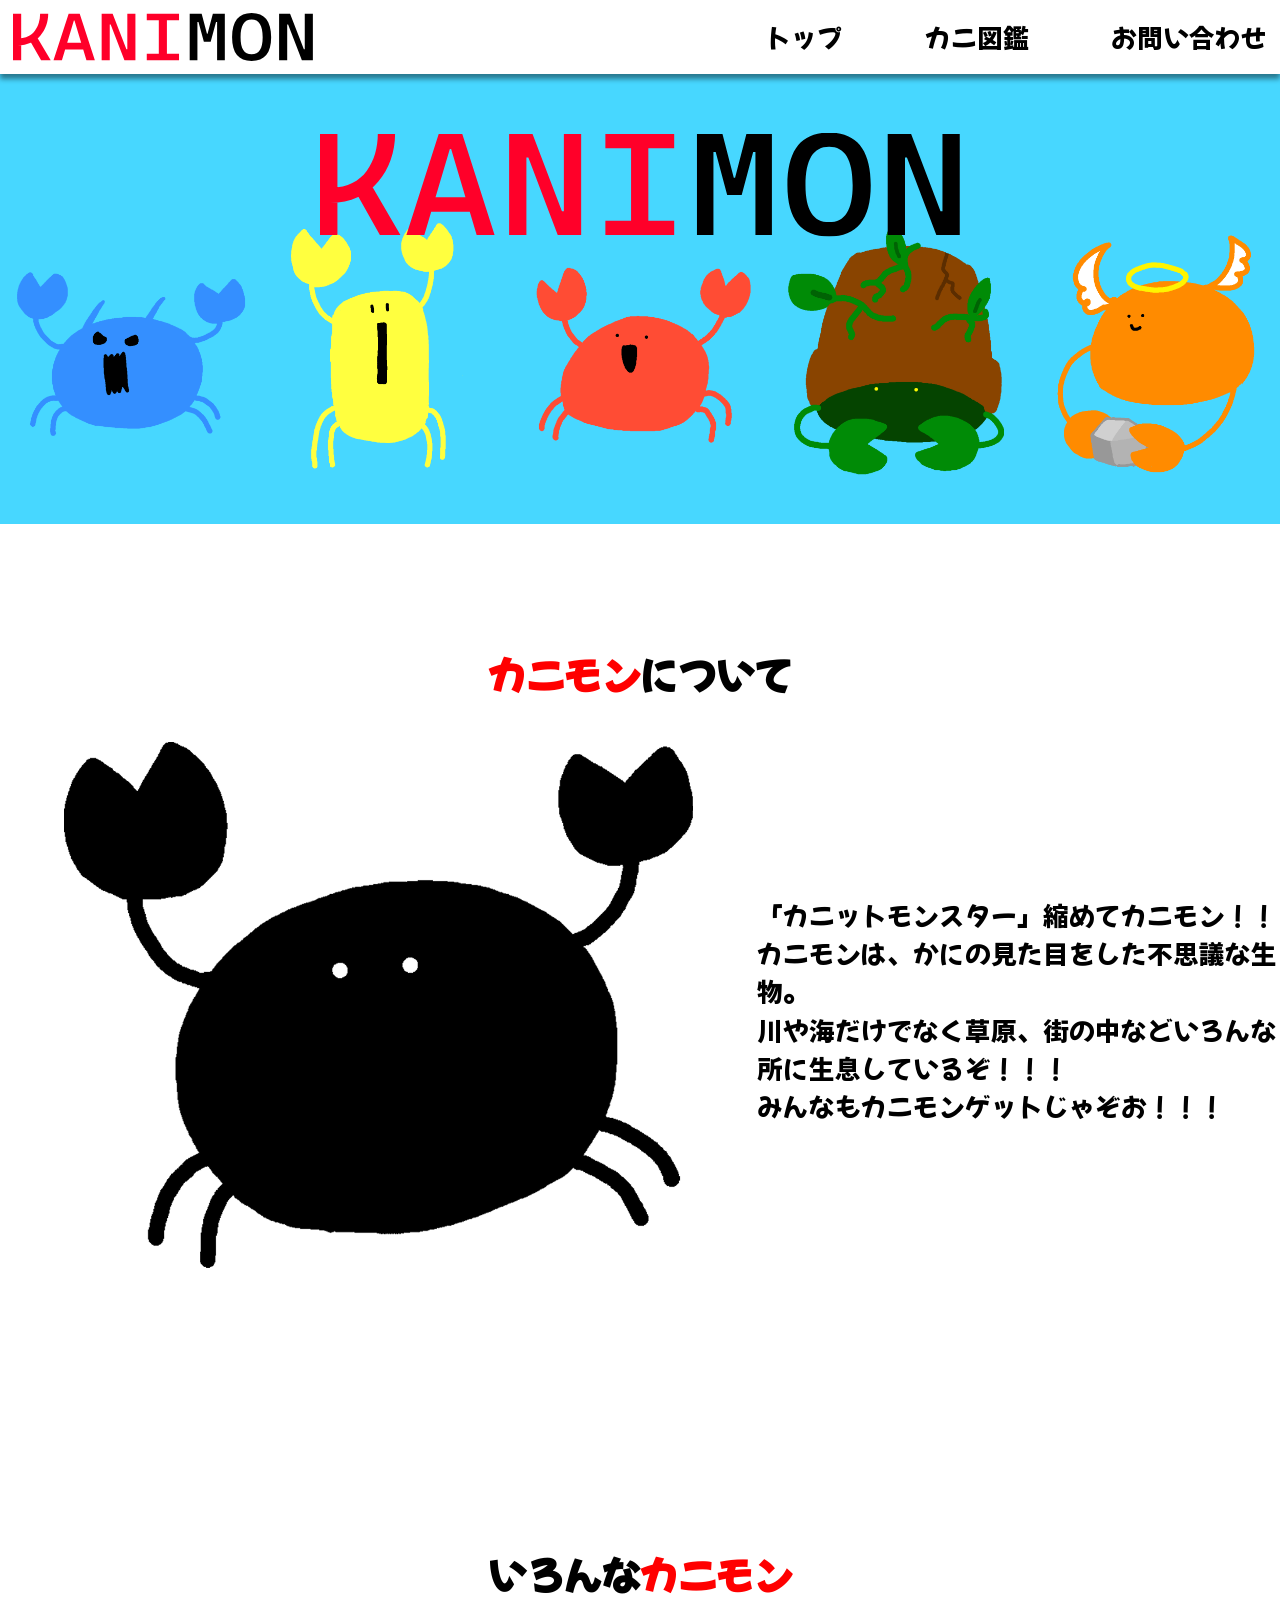
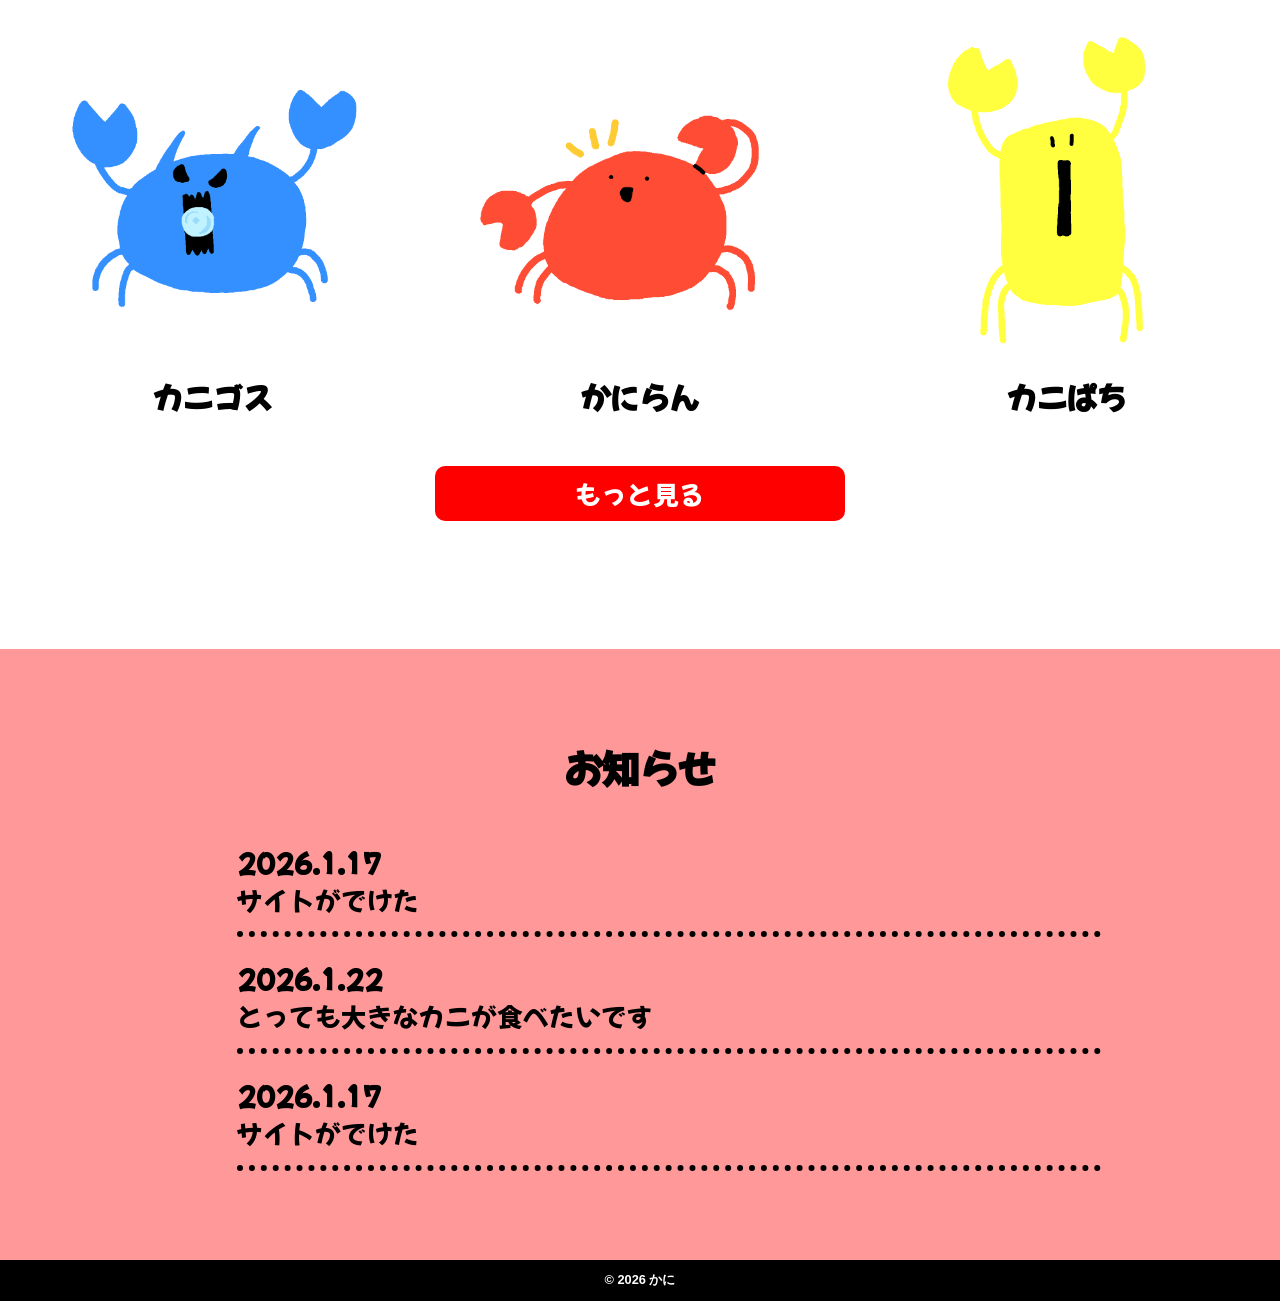
<file: index.html>
<!DOCTYPE html>
<html lang="ja">
    <head>
        <meta charset="utf-8">
        <meta name="discription" content="かに公式サイトトップページ">
        <meta name="viewport" content="width=device-width, initial-scale=1">
        <title>かに公式サイト｜トップ</title>
        <link rel="stylesheet" href="css/normalize.css">
        <link rel="stylesheet" href="css/style.css">
        <!--フォント-->
        <link rel="preconnect" href="https://fonts.googleapis.com">
        <link rel="preconnect" href="https://fonts.gstatic.com" crossorigin>
        <link href="https://fonts.googleapis.com/css2?family=Mochiy+Pop+One&display=swap" rel="stylesheet">
        <!--アイコン-->
        <link rel="icon" href="img/favicon.ico">
    </head>
    <body>
        <header class="header">
            <!-- ヘッダーロゴ -->
            <div class="logo"><a href="index.html"><img src="img/logo.svg" alt="ロゴ"></a></div>
            <!-- ハンバーガーメニュー部分 -->
            <div class="nav">
                <!-- ハンバーガーメニューの表示・非表示を切り替えるチェックボックス -->
                <input id="drawer_input" class="drawer_hidden" type="checkbox">
                <!-- ハンバーガーアイコン -->
                <label for="drawer_input" class="drawer_open"><span></span></label>
                <!-- メニュー -->
                <nav class="nav_content">
                    <h1><img src="img/logo.svg" alt="ロゴ"></h1>
                    <ul class="nav_list">
                        <li><a href="index.html">トップ</a></li>
                        <li><a href="list.html">カニ図鑑</a></li>
                        <li><a href="contact.html">お問い合わせ</a></li>
                    </ul>
                </nav>
            </div>
        </header>
        <header id="samune">
                <h1><img src="img/logo.svg" alt="ロゴ"></h1>
                <ul>
                    <li class="gosu"><img src="img/kanigous.png" alt="カニゴス"></li>
                    <li class="pati"><img src="img/kanipati.png" alt="カニぱち"></li>
                    <li class="ran"><img src="img/kaniran.png" alt="かにらん"></li>
                    <li class="hu"><img src="img/kanihu.png" alt="カニーフ"></li>
                    <li class="ten"><img src="img/kaniten.png" alt="カニ天"></li>
                </ul>
        </header>
        <main>
            <section id="setumei">
                <h2><span>カニモン</span>について</h2>
                <div class="setumei_naka">
                    <h3>
                        <img src="img/kanikuroko.png" alt="カニモン">
                    </h3>
                    <div class="setumei_txt">
                        <p>
                            「カニットモンスター」縮めてカニモン！！<br>
                            カニモンは、かにの見た目をした不思議な生物。<br>
                            川や海だけでなく草原、街の中などいろんな所に生息しているぞ！！！<br>
                            みんなもカニモンゲットじゃぞお！！！
                        </p>
                    </div>
                </div>
            </section>
            <section id="syurui">
                <h2>いろんな<span>カニモン</span></h2>
                <ul class="syurui2">
                    <li class="kanitati">
                        <a href="kanigosu.html">
                            <p><img src="img/kanigosu.gif" alt="カニゴス"></p>
                            <h3>カニゴス</h3>
                        </a>
                    </li>
                    <li class="kanitati">
                        <a href="kaniran.html">
                            <p><img src="img/kaniran.gif" alt="かにらん"></p>
                            <h3>かにらん</h3>
                        </a>
                    </li>
                    <li class="kanitati">
                        <a href="kanipati.html">
                            <p><img src="img/kanipati.gif" alt="カニぱち"></p>
                            <h3>カニぱち</h3>
                        </a>
                    </li>
                </ul>
                <a class="btn" href="list.html">もっと見る</a>
            </section>
            <section id="osirase">
                <h2>お知らせ</h2>
                <dl>
                    <div class="osirase_naka">
                        <dt>2026.1.17</dt>
                        <dd>サイトがでけた</dd>
                    </div>
                    <div class="osirase_naka">
                        <dt>2026.1.22</dt>
                        <dd>とっても大きなカニが食べたいです</dd>
                    </div>
                    <div class="osirase_naka">
                        <dt>2026.1.17</dt>
                        <dd>サイトがでけた</dd>
                    </div>
                </dl>
            </section>
        </main>
        <footer>
            <copylight>&copy; 2026 かに</copylight>
        </footer>
    </body>
</html>
</file>
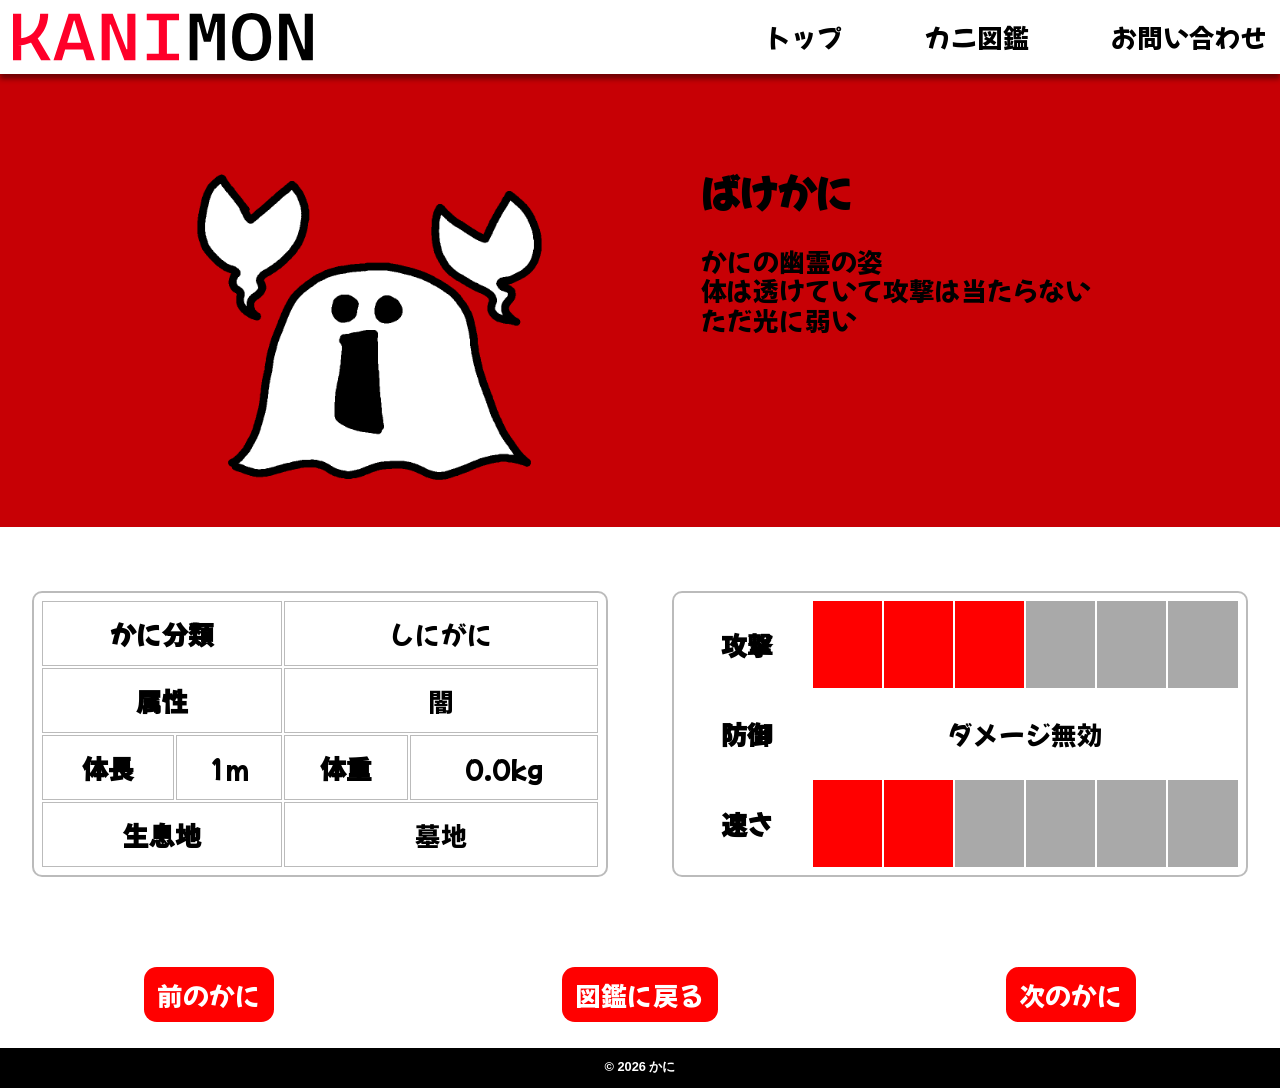
<file: bakekani.html>
<!DOCTYPE html>
<html lang="ja">
    <head>
        <meta charset="utf-8">
        <meta name="discription" content="ばけかにの図鑑情報が見れるページ">
        <meta name="viewport" content="width=device-width, initial-scale=1">
        <title>かに公式サイト｜ばけかに</title>
        <link rel="stylesheet" href="css/normalize.css">
        <link rel="stylesheet" href="css/style.css">
        <!--フォント-->
        <link rel="preconnect" href="https://fonts.googleapis.com">
        <link rel="preconnect" href="https://fonts.gstatic.com" crossorigin>
        <link href="https://fonts.googleapis.com/css2?family=Mochiy+Pop+One&display=swap" rel="stylesheet">
        <!--アイコン-->
        <link rel="icon" href="img/favicon.ico">
    </head>
    <body>
        <header class="header">
            <!-- ヘッダーロゴ -->
            <div class="logo"><a href="index.html"><img src="img/logo.svg" alt="ロゴ"></a></div>
            <!-- ハンバーガーメニュー部分 -->
            <div class="nav">
                <!-- ハンバーガーメニューの表示・非表示を切り替えるチェックボックス -->
                <input id="drawer_input" class="drawer_hidden" type="checkbox">
                <!-- ハンバーガーアイコン -->
                <label for="drawer_input" class="drawer_open"><span></span></label>
                <!-- メニュー -->
                <nav class="nav_content">
                    <ul class="nav_list">
                        <li><a href="index.html">トップ</a></li>
                        <li><a href="list.html">カニ図鑑</a></li>
                        <li><a href="contact.html">お問い合わせ</a></li>
                    </ul>
                </nav>
            </div>
        </header>
        <main class="zukan_bakekani">
            <div class="zukan_syosai">
                <h1>
                    <img src="img/bakekani_2.gif" alt="ばけかに">
                </h1>
                <div class="zukan_syosai2">
                    <h2>ばけかに</h2>
                    <p class="syosai_text">
                        かにの幽霊の姿<br>
                        体は透けていて攻撃は当たらない<br>
                        ただ光に弱い
                    </p>
                </div>
            </div>
            <div class="status">
                <table class="tokutyo">
                    <tr>
                        <th colspan="2">かに分類</th><td colspan="2">しにがに</td>
                    </tr>
                    <tr>
                        <th colspan="2">属性</th><td colspan="2">闇</td>
                    </tr>
                    <tr>
                        <th>体長</th><td>1m</td><th>体重</th><td>0.0kg</td>
                    </tr>
                    <tr>
                        <th colspan="2">生息地</th><td colspan="2">墓地</td>
                    </tr>
                </table>
                <table class="bakekani">
                    <tr>
                        <th>攻撃</th> <td class="a-1">&emsp;</td> <td class="a-2">&emsp;</td> <td class="a-3">&emsp;</td> <td class="a-4">&emsp;</td> <td class="a-5">&emsp;</td> <td class="a-6">&emsp;</td>
                    </tr>
                    <tr>
                        <th>防御</th> <td colspan="6">ダメージ無効</td>
                    </tr>
                    <tr>
                        <th>速さ</th> <td class="s-1">&emsp;</td> <td class="s-2">&emsp;</td> <td class="s-3">&emsp;</td> <td class="s-4">&emsp;</td> <td class="s-5">&emsp;</td> <td class="s-6">&emsp;</td>
                    </tr>
                </table>
            </div>
            <div class="zukan_btn">
                <p class="mae"><a href="kyomukani.html">前のかに</a></p>
                <p class="modoru"><a href="list.html">図鑑に戻る</a></p>
                <p class="next"><a href="kaniko.html">次のかに</a></p>
            </div>
        </main>
        <footer>
            <copylight>&copy; 2026 かに</copylight>
        </footer>
    </body>
</html>
</file>
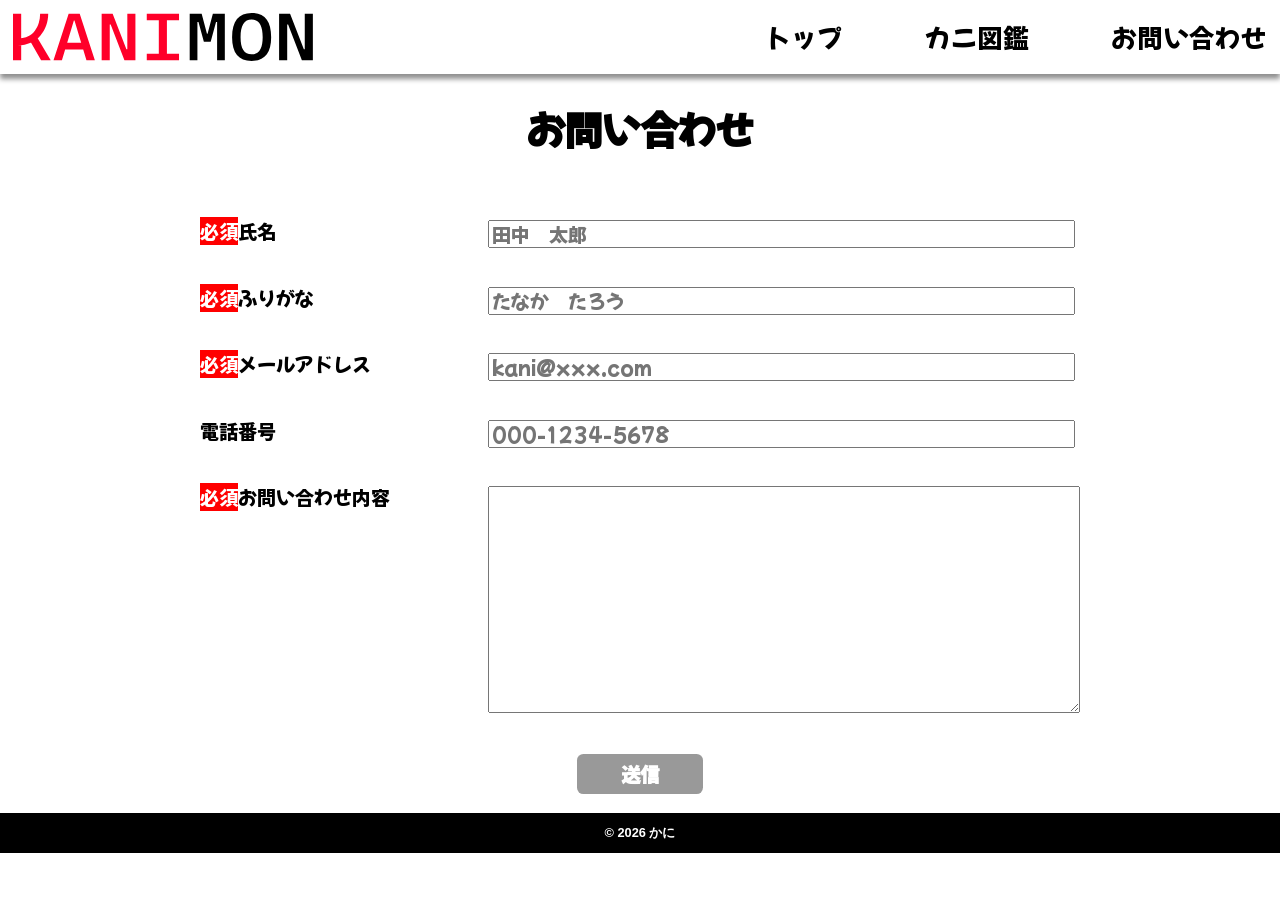
<file: contact.html>
<!DOCTYPE html>
<html lang="ja">
    <head>
        <meta charset="utf-8">
        <meta name="discription" content="かに公式サイトお問い合わせページ">
        <meta name="viewport" content="width=device-width, initial-scale=1">
        <title>かに公式サイト｜お問い合わせ</title>
        <link rel="stylesheet" href="css/normalize.css">
        <link rel="stylesheet" href="css/style.css">
        <!--フォント-->
        <link rel="preconnect" href="https://fonts.googleapis.com">
        <link rel="preconnect" href="https://fonts.gstatic.com" crossorigin>
        <link href="https://fonts.googleapis.com/css2?family=Mochiy+Pop+One&display=swap" rel="stylesheet">
        <!--アイコン-->
        <link rel="icon" href="img/favicon.ico">
    </head>
    <body>
        <header class="header">
            <!-- ヘッダーロゴ -->
            <div class="logo"><a href="index.html"><img src="img/logo.svg" alt="ロゴ"></a></div>
            <!-- ハンバーガーメニュー部分 -->
            <div class="nav">
                <!-- ハンバーガーメニューの表示・非表示を切り替えるチェックボックス -->
                <input id="drawer_input" class="drawer_hidden" type="checkbox">
                <!-- ハンバーガーアイコン -->
                <label for="drawer_input" class="drawer_open"><span></span></label>
                <!-- メニュー -->
                <nav class="nav_content">
                    <ul class="nav_list">
                        <li><a href="index.html">トップ</a></li>
                        <li><a href="list.html">カニ図鑑</a></li>
                        <li><a href="contact.html">お問い合わせ</a></li>
                    </ul>
                </nav>
            </div>
        </header>
        <main class="contact">
            <h2>お問い合わせ</h2>
            <div class="form">
                <form action="program.php" method="post">
                    <dl>
                        <dt><label for="your-name"><span class="must">必須</span>氏名</label></dt>
                        <dd><input type="text" size="30" name="your-name" required placeholder="田中　太郎" id="your-name"></dd>
                        <dt><label for="kana"><span class="must">必須</span>ふりがな</label></dt>
                        <dd><input type="text" size="30" name="kana" required placeholder="たなか　たろう" id="kana"></dd>

                        <dt><label for="email"><span class="must">必須</span>メールアドレス</label></dt>
                        <dd><input type="email" size="30" name="email" required placeholder="kani@xxx.com" id="email"></dd>

                        <dt><label for="tel">電話番号</label></dt>
                        <dd><input type="tel" size="30" name="tel" placeholder="000-1234-5678" id="tel"></dd>

                        <dt><label for="comment"><span class="must">必須</span>お問い合わせ内容</label></dt>
                        <dd><textarea cols="30" rows="10" name="comment" required id="comment"></textarea></dd>
                    </dl>
                    <p><button type="submit" name="send">送信</button></p>
                </form>
            </div>
        </main>
        <footer>
            <copylight>&copy; 2026 かに</copylight>
        </footer>
    </body>
</html>
</file>
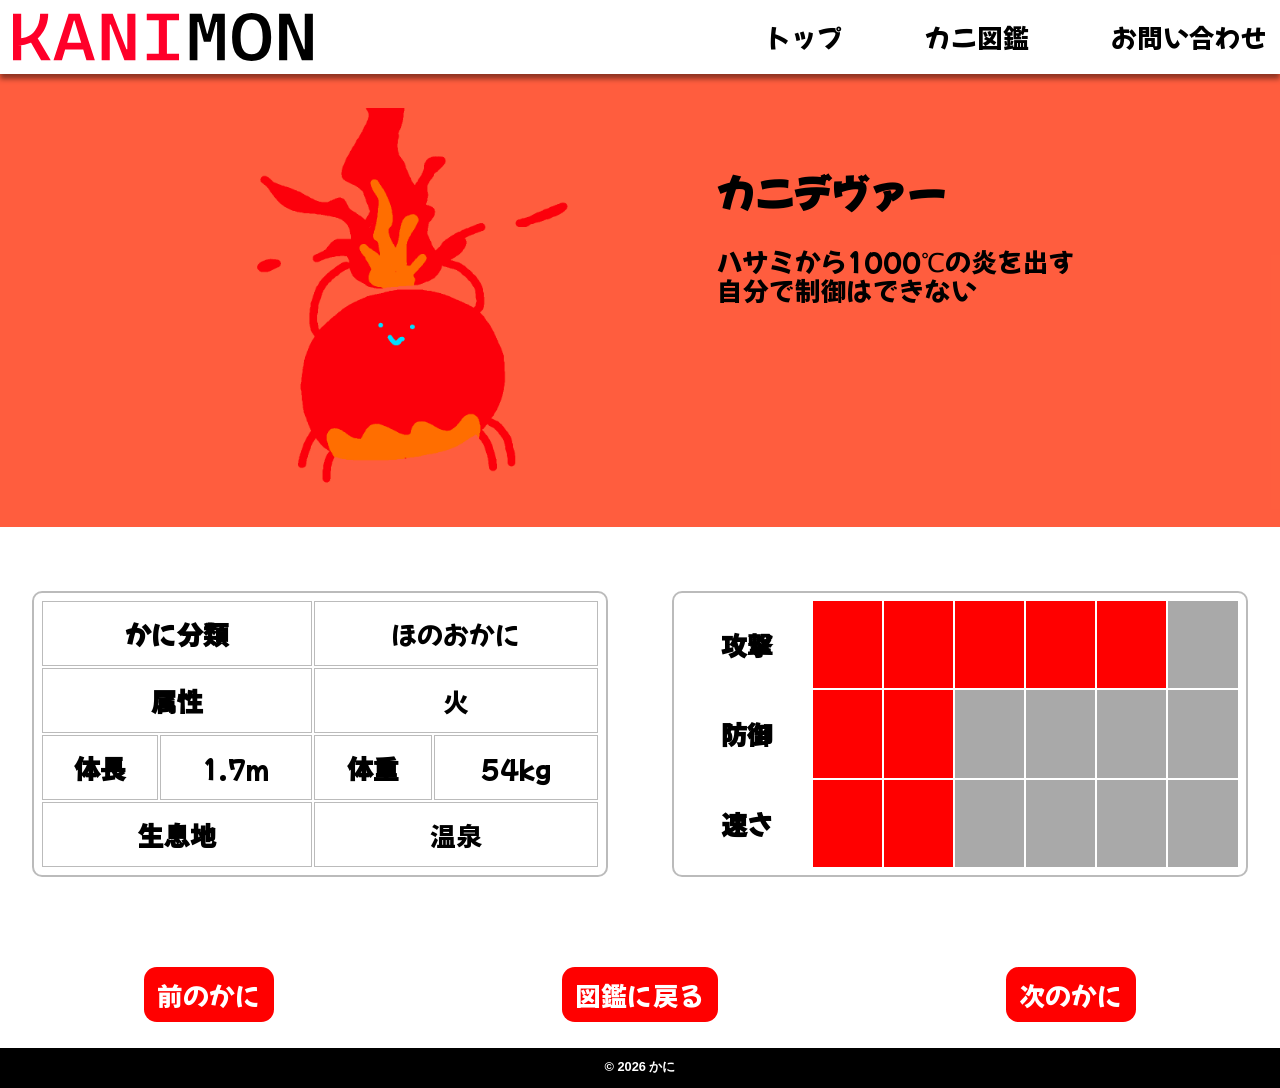
<file: hikani.html>
<!DOCTYPE html>
<html lang="ja">
    <head>
        <meta charset="utf-8">
        <meta name="discription" content="カニデヴァーの図鑑情報が見れるページ">
        <meta name="viewport" content="width=device-width, initial-scale=1">
        <title>かに公式サイト｜カニデヴァー</title>
        <link rel="stylesheet" href="css/normalize.css">
        <link rel="stylesheet" href="css/style.css">
        <!--フォント-->
        <link rel="preconnect" href="https://fonts.googleapis.com">
        <link rel="preconnect" href="https://fonts.gstatic.com" crossorigin>
        <link href="https://fonts.googleapis.com/css2?family=Mochiy+Pop+One&display=swap" rel="stylesheet">
        <!--アイコン-->
        <link rel="icon" href="img/favicon.ico">
    </head>
    <body>
        <header class="header">
            <!-- ヘッダーロゴ -->
            <div class="logo"><a href="index.html"><img src="img/logo.svg" alt="ロゴ"></a></div>
            <!-- ハンバーガーメニュー部分 -->
            <div class="nav">
                <!-- ハンバーガーメニューの表示・非表示を切り替えるチェックボックス -->
                <input id="drawer_input" class="drawer_hidden" type="checkbox">
                <!-- ハンバーガーアイコン -->
                <label for="drawer_input" class="drawer_open"><span></span></label>
                <!-- メニュー -->
                <nav class="nav_content">
                    <ul class="nav_list">
                        <li><a href="index.html">トップ</a></li>
                        <li><a href="list.html">カニ図鑑</a></li>
                        <li><a href="contact.html">お問い合わせ</a></li>
                    </ul>
                </nav>
            </div>
        </header>
        <main class="zukan_hikani">
            <div class="zukan_syosai">
                <h1>
                    <img src="img/hikani.gif" alt="カニデヴァー">
                </h1>
                <div class="zukan_syosai2">
                    <h2>カニデヴァー</h2>
                    <p class="syosai_text">
                        ハサミから1000℃の炎を出す<br>
                        自分で制御はできない
                    </p>
                </div>
            </div>
            <div class="status">
                <table class="tokutyo">
                    <tr>
                        <th colspan="2">かに分類</th><td colspan="2">ほのおかに</td>
                    </tr>
                    <tr>
                        <th colspan="2">属性</th><td colspan="2">火</td>
                    </tr>
                    <tr>
                        <th>体長</th><td>1.7m</td><th>体重</th><td>54kg</td>
                    </tr>
                    <tr>
                        <th colspan="2">生息地</th><td colspan="2">温泉</td>
                    </tr>
                </table>
                <table class="hikani">
                    <tr>
                        <th>攻撃</th> <td class="a-1">&emsp;</td> <td class="a-2">&emsp;</td> <td class="a-3">&emsp;</td> <td class="a-4">&emsp;</td> <td class="a-5">&emsp;</td> <td class="a-6">&emsp;</td>
                    </tr>
                    <tr>
                        <th>防御</th> <td class="b-1">&emsp;</td> <td class="b-2">&emsp;</td> <td class="b-3">&emsp;</td> <td class="b-4">&emsp;</td> <td class="b-5">&emsp;</td> <td class="b-6">&emsp;</td>
                    </tr>
                    <tr>
                        <th>速さ</th> <td class="s-1">&emsp;</td> <td class="s-2">&emsp;</td> <td class="s-3">&emsp;</td> <td class="s-4">&emsp;</td> <td class="s-5">&emsp;</td> <td class="s-6">&emsp;</td>
                    </tr>
                </table>
            </div>
            <div class="zukan_btn">
                <p class="mae"><a href="kaniten.html">前のかに</a></p>
                <p class="modoru"><a href="list.html">図鑑に戻る</a></p>
                <p class="next"><a href="makani.html">次のかに</a></p>
            </div>
        </main>
        <footer>
            <copylight>&copy; 2026 かに</copylight>
        </footer>
    </body>
</html>
</file>
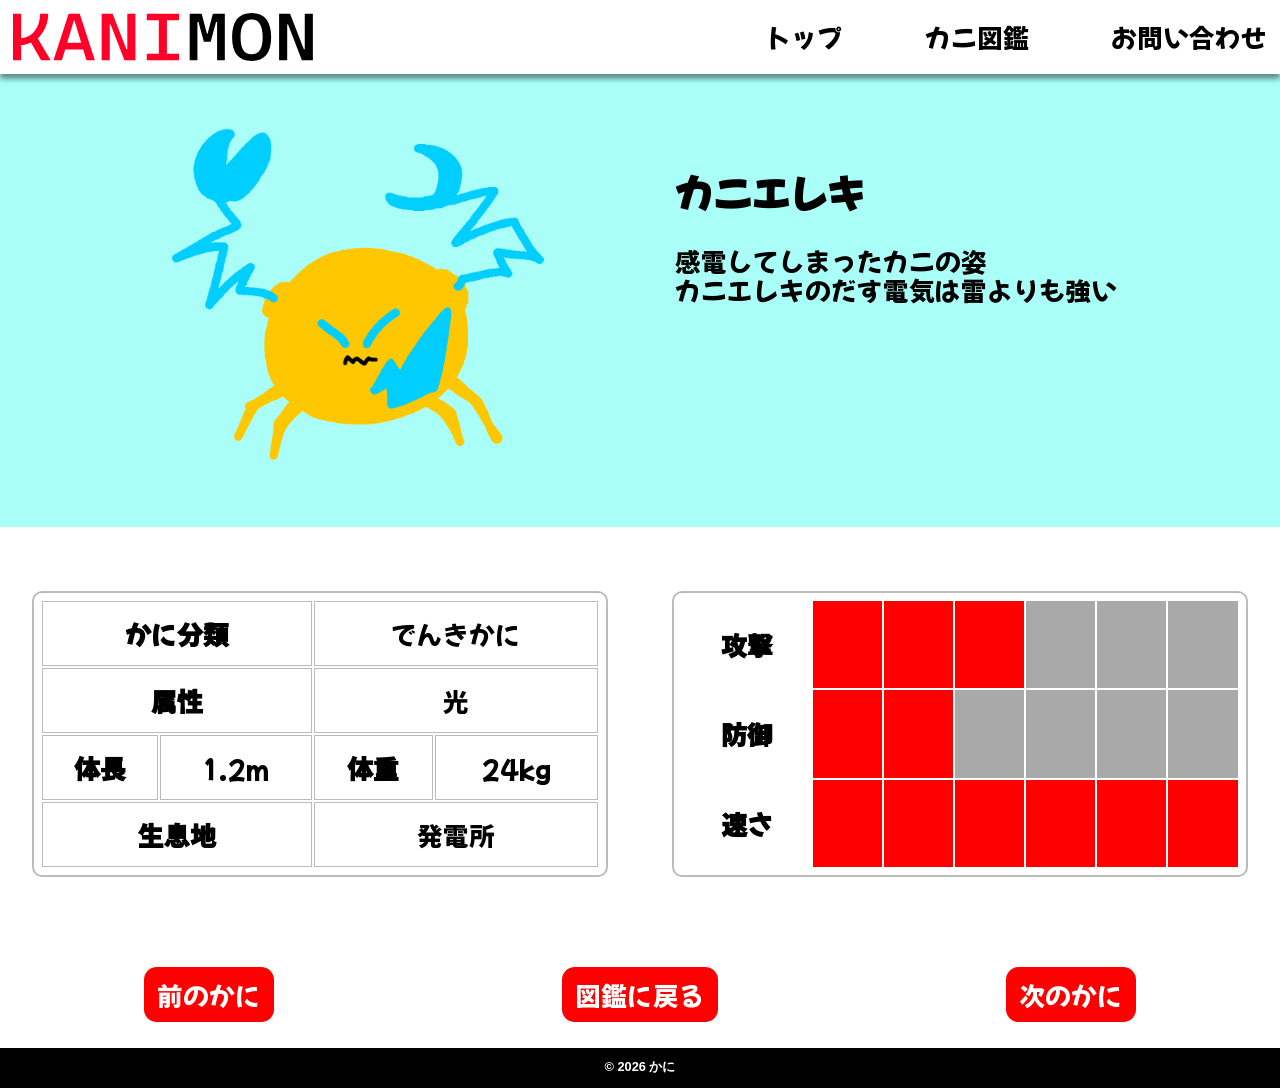
<file: kaniereki.html>
<!DOCTYPE html>
<html lang="ja">
    <head>
        <meta charset="utf-8">
        <meta name="discription" content="カニエレキの図鑑情報が見れるページ">
        <meta name="viewport" content="width=device-width, initial-scale=1">
        <title>かに公式サイト｜カニエレキ</title>
        <link rel="stylesheet" href="css/normalize.css">
        <link rel="stylesheet" href="css/style.css">
        <!--フォント-->
        <link rel="preconnect" href="https://fonts.googleapis.com">
        <link rel="preconnect" href="https://fonts.gstatic.com" crossorigin>
        <link href="https://fonts.googleapis.com/css2?family=Mochiy+Pop+One&display=swap" rel="stylesheet">
        <!--アイコン-->
        <link rel="icon" href="img/favicon.ico">
    </head>
    <body>
        <header class="header">
            <!-- ヘッダーロゴ -->
            <div class="logo"><a href="index.html"><img src="img/logo.svg" alt="ロゴ"></a></div>
            <!-- ハンバーガーメニュー部分 -->
            <div class="nav">
                <!-- ハンバーガーメニューの表示・非表示を切り替えるチェックボックス -->
                <input id="drawer_input" class="drawer_hidden" type="checkbox">
                <!-- ハンバーガーアイコン -->
                <label for="drawer_input" class="drawer_open"><span></span></label>
                <!-- メニュー -->
                <nav class="nav_content">
                    <ul class="nav_list">
                        <li><a href="index.html">トップ</a></li>
                        <li><a href="list.html">カニ図鑑</a></li>
                        <li><a href="contact.html">お問い合わせ</a></li>
                    </ul>
                </nav>
            </div>
        </header>
        <main class="zukan_ereki">
            <div class="zukan_syosai">
                <h1>
                    <img src="img/kaniereki.gif" alt="カニエレキ">
                </h1>
                <div class="zukan_syosai2">
                    <h2>カニエレキ</h2>
                    <p class="syosai_text">
                        感電してしまったカニの姿<br>
                        カニエレキのだす電気は雷よりも強い
                    </p>
                </div>
            </div>
            <div class="status">
                <table class="tokutyo">
                    <tr>
                        <th colspan="2">かに分類</th><td colspan="2">でんきかに</td>
                    </tr>
                    <tr>
                        <th colspan="2">属性</th><td colspan="2">光</td>
                    </tr>
                    <tr>
                        <th>体長</th><td>1.2m</td><th>体重</th><td>24kg</td>
                    </tr>
                    <tr>
                        <th colspan="2">生息地</th><td colspan="2">発電所</td>
                    </tr>
                </table>
                <table class="ereki">
                    <tr>
                        <th>攻撃</th> <td class="a-1">&emsp;</td> <td class="a-2">&emsp;</td> <td class="a-3">&emsp;</td> <td class="a-4">&emsp;</td> <td class="a-5">&emsp;</td> <td class="a-6">&emsp;</td>
                    </tr>
                    <tr>
                        <th>防御</th> <td class="b-1">&emsp;</td> <td class="b-2">&emsp;</td> <td class="b-3">&emsp;</td> <td class="b-4">&emsp;</td> <td class="b-5">&emsp;</td> <td class="b-6">&emsp;</td>
                    </tr>
                    <tr>
                        <th>速さ</th> <td class="s-1">&emsp;</td> <td class="s-2">&emsp;</td> <td class="s-3">&emsp;</td> <td class="s-4">&emsp;</td> <td class="s-5">&emsp;</td> <td class="s-6">&emsp;</td>
                    </tr>
                </table>
            </div>
            <div class="zukan_btn">
                <p class="mae"><a href="tibikani.html">前のかに</a></p>
                <p class="modoru"><a href="list.html">図鑑に戻る</a></p>
                <p class="next"><a href="kaniran.html">次のかに</a></p>
            </div>
        </main>
        <footer>
            <copylight>&copy; 2026 かに</copylight>
        </footer>
    </body>
</html>
</file>
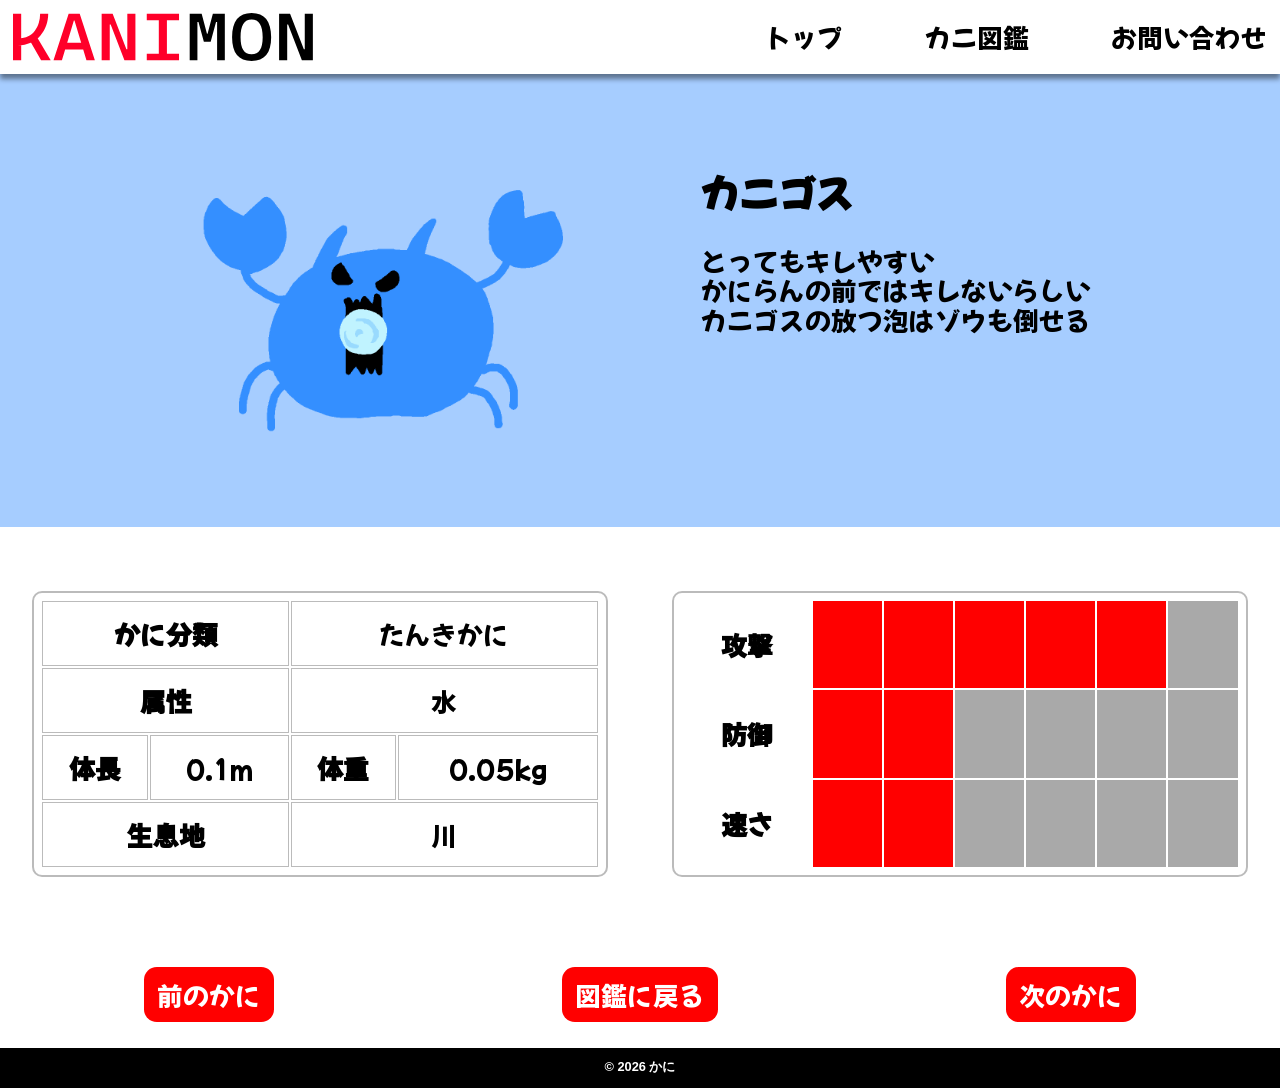
<file: kanigosu.html>
<!DOCTYPE html>
<html lang="ja">
    <head>
        <meta charset="utf-8">
        <meta name="discription" content="カニゴスの図鑑情報が見れるページ">
        <meta name="viewport" content="width=device-width, initial-scale=1">
        <title>かに公式サイト｜カニゴス</title>
        <link rel="stylesheet" href="css/normalize.css">
        <link rel="stylesheet" href="css/style.css">
        <!--フォント-->
        <link rel="preconnect" href="https://fonts.googleapis.com">
        <link rel="preconnect" href="https://fonts.gstatic.com" crossorigin>
        <link href="https://fonts.googleapis.com/css2?family=Mochiy+Pop+One&display=swap" rel="stylesheet">
        <!--アイコン-->
        <link rel="icon" href="img/favicon.ico">
    </head>
    <body>
        <header class="header">
            <!-- ヘッダーロゴ -->
            <div class="logo"><a href="index.html"><img src="img/logo.svg" alt="ロゴ"></a></div>
            <!-- ハンバーガーメニュー部分 -->
            <div class="nav">
                <!-- ハンバーガーメニューの表示・非表示を切り替えるチェックボックス -->
                <input id="drawer_input" class="drawer_hidden" type="checkbox">
                <!-- ハンバーガーアイコン -->
                <label for="drawer_input" class="drawer_open"><span></span></label>
                <!-- メニュー -->
                <nav class="nav_content">
                    <ul class="nav_list">
                        <li><a href="index.html">トップ</a></li>
                        <li><a href="list.html">カニ図鑑</a></li>
                        <li><a href="contact.html">お問い合わせ</a></li>
                    </ul>
                </nav>
            </div>
        </header>
        <main class="zukan_kanigosu">
            <div class="zukan_syosai">
                <h1>
                    <img src="img/kanigosu.gif" alt="カニゴス">
                </h1>
                <div class="zukan_syosai2">
                    <h2>カニゴス</h2>
                    <p class="syosai_text">
                        とってもキレやすい<br>
                        かにらんの前ではキレないらしい<br>
                        カニゴスの放つ泡はゾウも倒せる
                    </p>
                </div>
            </div>
            <div class="status">
                <table class="tokutyo">
                    <tr>
                        <th colspan="2">かに分類</th><td colspan="2">たんきかに</td>
                    </tr>
                    <tr>
                        <th colspan="2">属性</th><td colspan="2">水</td>
                    </tr>
                    <tr>
                        <th>体長</th><td>0.1m</td><th>体重</th><td>0.05kg</td>
                    </tr>
                    <tr>
                        <th colspan="2">生息地</th><td colspan="2">川</td>
                    </tr>
                </table>
                <table class="kanigosu">
                    <tr>
                        <th>攻撃</th> <td class="a-1">&emsp;</td> <td class="a-2">&emsp;</td> <td class="a-3">&emsp;</td> <td class="a-4">&emsp;</td> <td class="a-5">&emsp;</td> <td class="a-6">&emsp;</td>
                    </tr>
                    <tr>
                        <th>防御</th> <td class="b-1">&emsp;</td> <td class="b-2">&emsp;</td> <td class="b-3">&emsp;</td> <td class="b-4">&emsp;</td> <td class="b-5">&emsp;</td> <td class="b-6">&emsp;</td>
                    </tr>
                    <tr>
                        <th>速さ</th> <td class="s-1">&emsp;</td> <td class="s-2">&emsp;</td> <td class="s-3">&emsp;</td> <td class="s-4">&emsp;</td> <td class="s-5">&emsp;</td> <td class="s-6">&emsp;</td>
                    </tr>
                </table>
            </div>
            <div class="zukan_btn">
                <p class="mae"><a href="kaniran.html">前のかに</a></p>
                <p class="modoru"><a href="../list.html">図鑑に戻る</a></p>
                <p class="next"><a href="kanipati.html">次のかに</a></p>
            </div>
        </main>
        <footer>
            <copylight>&copy; 2026 かに</copylight>
        </footer>
    </body>
</html>
</file>
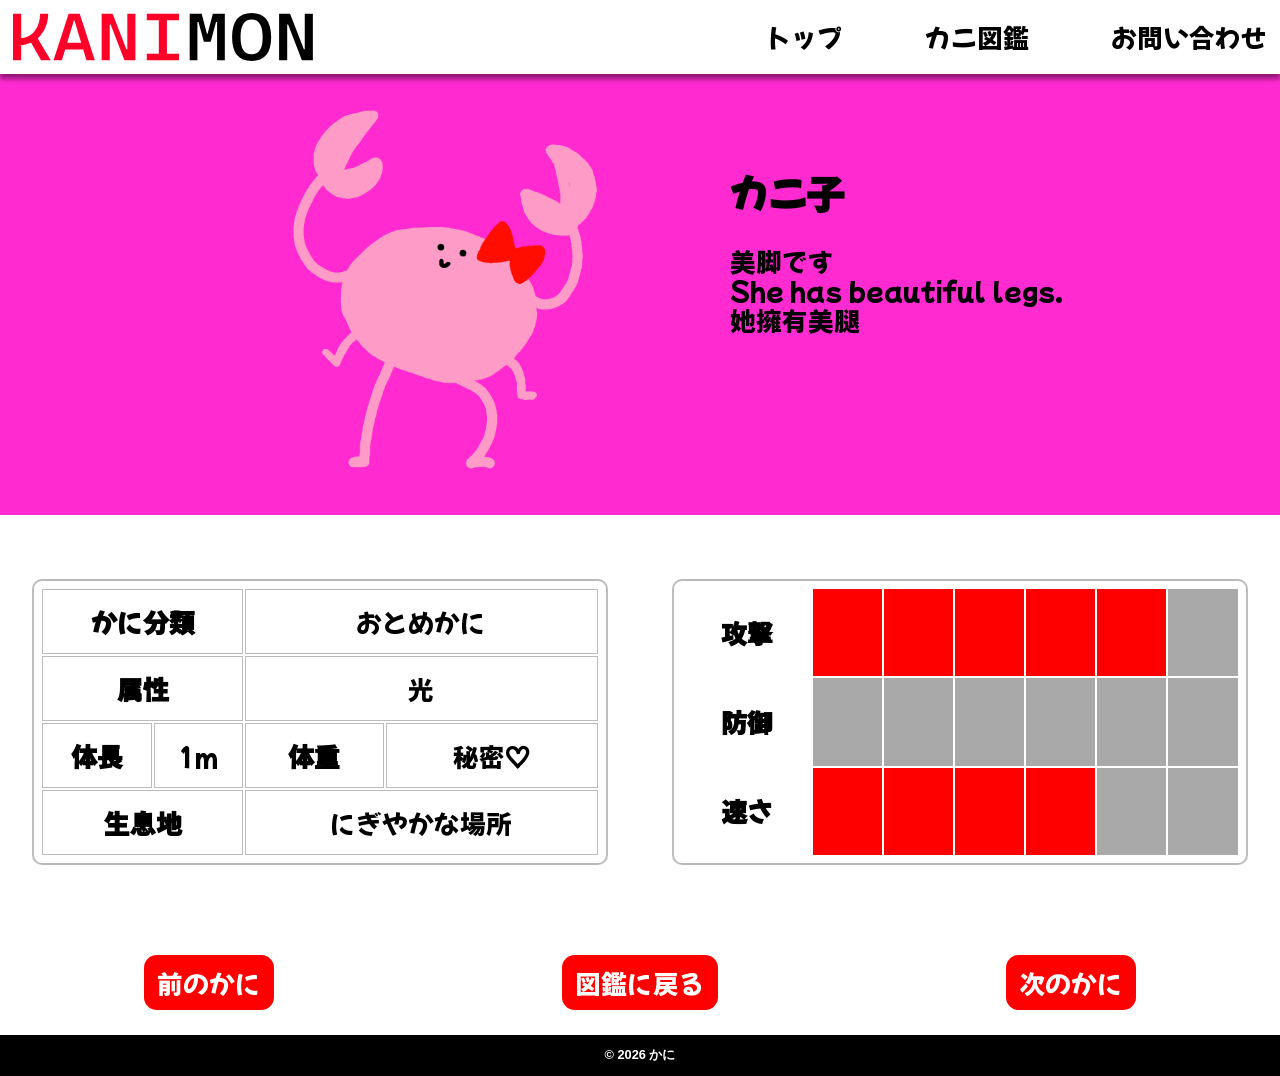
<file: kaniko.html>
<!DOCTYPE html>
<html lang="ja">
    <head>
        <meta charset="utf-8">
        <meta name="discription" content="カニ子の図鑑情報が見れるページ">
        <meta name="viewport" content="width=device-width, initial-scale=1">
        <title>かに公式サイト｜カニ子</title>
        <link rel="stylesheet" href="css/normalize.css">
        <link rel="stylesheet" href="css/style.css">
        <!--フォント-->
        <link rel="preconnect" href="https://fonts.googleapis.com">
        <link rel="preconnect" href="https://fonts.gstatic.com" crossorigin>
        <link href="https://fonts.googleapis.com/css2?family=Mochiy+Pop+One&display=swap" rel="stylesheet">
        <!--アイコン-->
        <link rel="icon" href="img/favicon.ico">
    </head>
    <body>
        <header class="header">
            <!-- ヘッダーロゴ -->
            <div class="logo"><a href="index.html"><img src="img/logo.svg" alt="ロゴ"></a></div>
            <!-- ハンバーガーメニュー部分 -->
            <div class="nav">
                <!-- ハンバーガーメニューの表示・非表示を切り替えるチェックボックス -->
                <input id="drawer_input" class="drawer_hidden" type="checkbox">
                <!-- ハンバーガーアイコン -->
                <label for="drawer_input" class="drawer_open"><span></span></label>
                <!-- メニュー -->
                <nav class="nav_content">
                    <ul class="nav_list">
                        <li><a href="index.html">トップ</a></li>
                        <li><a href="list.html">カニ図鑑</a></li>
                        <li><a href="contact.html">お問い合わせ</a></li>
                    </ul>
                </nav>
            </div>
        </header>
        <main class="zukan_kaniko">
            <div class="zukan_syosai">
                <h1>
                    <img src="img/kaniko.gif" alt="カニ子">
                </h1>
                <div class="zukan_syosai2">
                    <h2>カニ子</h2>
                    <p class="syosai_text">
                        美脚です<br>
                        She has beautiful legs.<br>
                        她擁有美腿
                    </p>
                </div>
            </div>
            <div class="status">
                <table class="tokutyo">
                    <tr>
                        <th colspan="2">かに分類</th><td colspan="2">おとめかに</td>
                    </tr>
                    <tr>
                        <th colspan="2">属性</th><td colspan="2">光</td>
                    </tr>
                    <tr>
                        <th>体長</th><td>1m</td><th>体重</th><td>秘密♡</td>
                    </tr>
                    <tr>
                        <th colspan="2">生息地</th><td colspan="2">にぎやかな場所</td>
                    </tr>
                </table>
                <table class="kaniko">
                    <tr>
                        <th>攻撃</th> <td class="a-1">&emsp;</td> <td class="a-2">&emsp;</td> <td class="a-3">&emsp;</td> <td class="a-4">&emsp;</td> <td class="a-5">&emsp;</td> <td class="a-6">&emsp;</td>
                    </tr>
                    <tr>
                        <th>防御</th> <td class="b-1">&emsp;</td> <td class="b-2">&emsp;</td> <td class="b-3">&emsp;</td> <td class="b-4">&emsp;</td> <td class="b-5">&emsp;</td> <td class="b-6">&emsp;</td>
                    </tr>
                    <tr>
                        <th>速さ</th> <td class="s-1">&emsp;</td> <td class="s-2">&emsp;</td> <td class="s-3">&emsp;</td> <td class="s-4">&emsp;</td> <td class="s-5">&emsp;</td> <td class="s-6">&emsp;</td>
                    </tr>
                </table>
            </div>
            <div class="zukan_btn">
                <p class="mae"><a href="bakekani.html">前のかに</a></p>
                <p class="modoru"><a href="list.html">図鑑に戻る</a></p>
                <p class="next"><a href="kaniten.html">次のかに</a></p>
            </div>
        </main>
        <footer>
            <copylight>&copy; 2026 かに</copylight>
        </footer>
    </body>
</html>
</file>
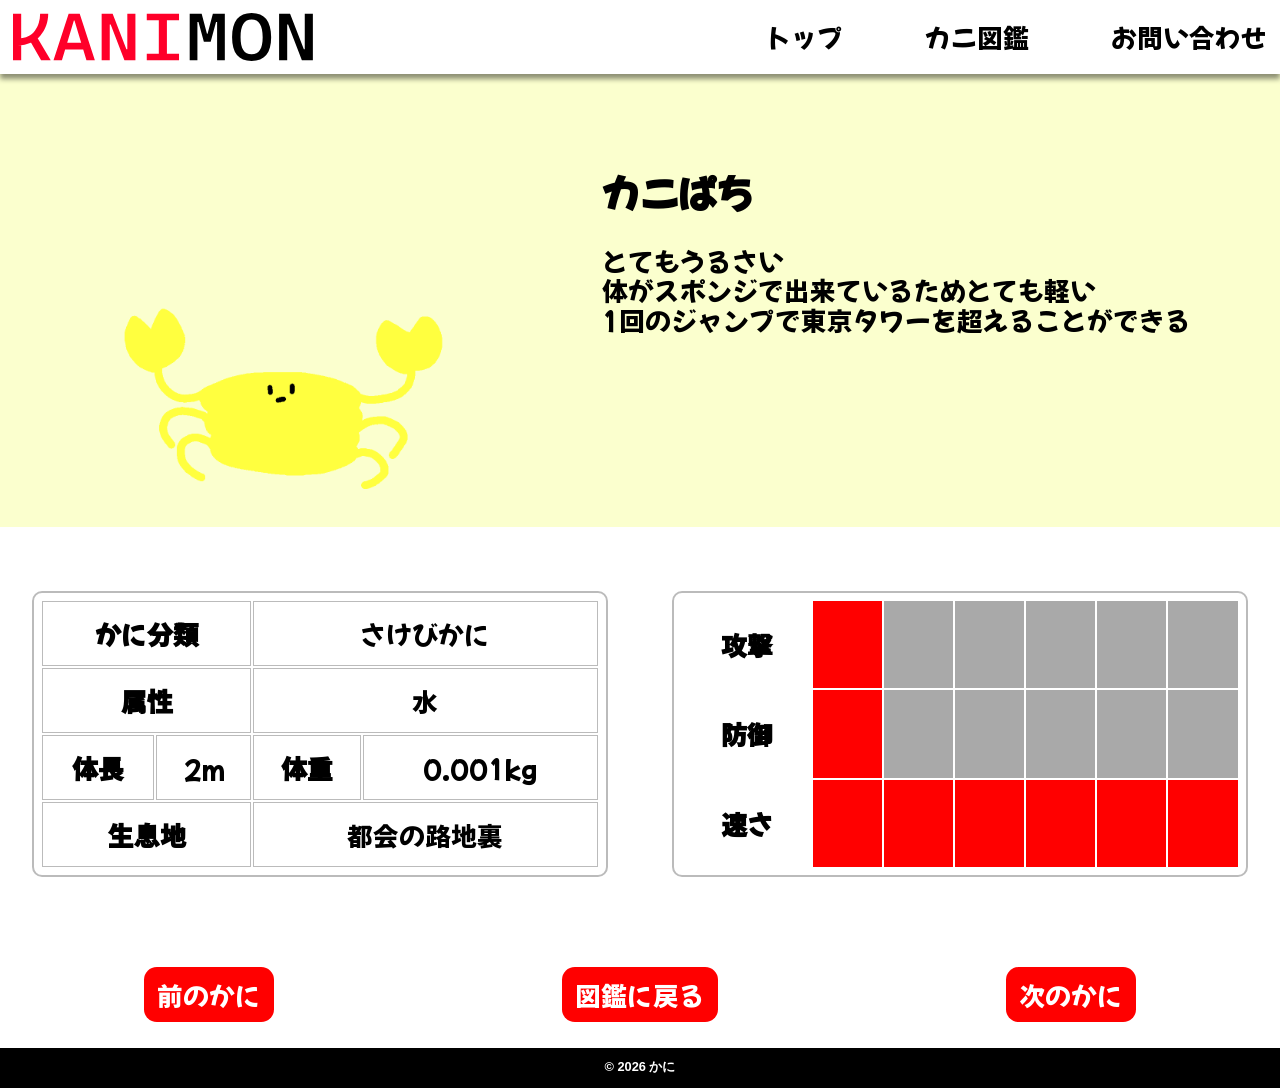
<file: kanipati.html>
<!DOCTYPE html>
<html lang="ja">
    <head>
        <meta charset="utf-8">
        <meta name="discription" content="カニぱちの図鑑情報が見れるページ">
        <meta name="viewport" content="width=device-width, initial-scale=1">
        <title>かに公式サイト｜カニぱち</title>
        <link rel="stylesheet" href="css/normalize.css">
        <link rel="stylesheet" href="css/style.css">
        <!--フォント-->
        <link rel="preconnect" href="https://fonts.googleapis.com">
        <link rel="preconnect" href="https://fonts.gstatic.com" crossorigin>
        <link href="https://fonts.googleapis.com/css2?family=Mochiy+Pop+One&display=swap" rel="stylesheet">
        <!--アイコン-->
        <link rel="icon" href="img/favicon.ico">
    </head>
    <body>
        <header class="header">
            <!-- ヘッダーロゴ -->
            <div class="logo"><a href="index.html"><img src="img/logo.svg" alt="ロゴ"></a></div>
            <!-- ハンバーガーメニュー部分 -->
            <div class="nav">
                <!-- ハンバーガーメニューの表示・非表示を切り替えるチェックボックス -->
                <input id="drawer_input" class="drawer_hidden" type="checkbox">
                <!-- ハンバーガーアイコン -->
                <label for="drawer_input" class="drawer_open"><span></span></label>
                <!-- メニュー -->
                <nav class="nav_content">
                    <ul class="nav_list">
                        <li><a href="index.html">トップ</a></li>
                        <li><a href="list.html">カニ図鑑</a></li>
                        <li><a href="contact.html">お問い合わせ</a></li>
                    </ul>
                </nav>
            </div>
        </header>
        <main class="zukan_kanipati">
            <div class="zukan_syosai">
                <h1>
                    <img src="img/kanipati.gif" alt="カニぱち">
                </h1>
                <div class="zukan_syosai2">
                    <h2>カニぱち</h2>
                    <p class="syosai_text">
                        とてもうるさい<br>
                        体がスポンジで出来ているためとても軽い<br>
                        1回のジャンプで東京タワーを超えることができる
                    </p>
                </div>
            </div>
            <div class="status">
                <table class="tokutyo">
                    <tr>
                        <th colspan="2">かに分類</th><td colspan="2">さけびかに</td>
                    </tr>
                    <tr>
                        <th colspan="2">属性</th><td colspan="2">水</td>
                    </tr>
                    <tr>
                        <th>体長</th><td>2m</td><th>体重</th><td>0.001kg</td>
                    </tr>
                    <tr>
                        <th colspan="2">生息地</th><td colspan="2">都会の路地裏</td>
                    </tr>
                </table>
                <table class="kanipati">
                    <tr>
                        <th>攻撃</th> <td class="a-1">&emsp;</td> <td class="a-2">&emsp;</td> <td class="a-3">&emsp;</td> <td class="a-4">&emsp;</td> <td class="a-5">&emsp;</td> <td class="a-6">&emsp;</td>
                    </tr>
                    <tr>
                        <th>防御</th> <td class="b-1">&emsp;</td> <td class="b-2">&emsp;</td> <td class="b-3">&emsp;</td> <td class="b-4">&emsp;</td> <td class="b-5">&emsp;</td> <td class="b-6">&emsp;</td>
                    </tr>
                    <tr>
                        <th>速さ</th> <td class="s-1">&emsp;</td> <td class="s-2">&emsp;</td> <td class="s-3">&emsp;</td> <td class="s-4">&emsp;</td> <td class="s-5">&emsp;</td> <td class="s-6">&emsp;</td>
                    </tr>
                </table>
            </div>
            <div class="zukan_btn">
                <p class="mae"><a href="kanigosu.html">前のかに</a></p>
                <p class="modoru"><a href="list.html">図鑑に戻る</a></p>
                <p class="next"><a href="knihu.html">次のかに</a></p>
            </div>
        </main>
        <footer>
            <copylight>&copy; 2026 かに</copylight>
        </footer>
    </body>
</html>
</file>
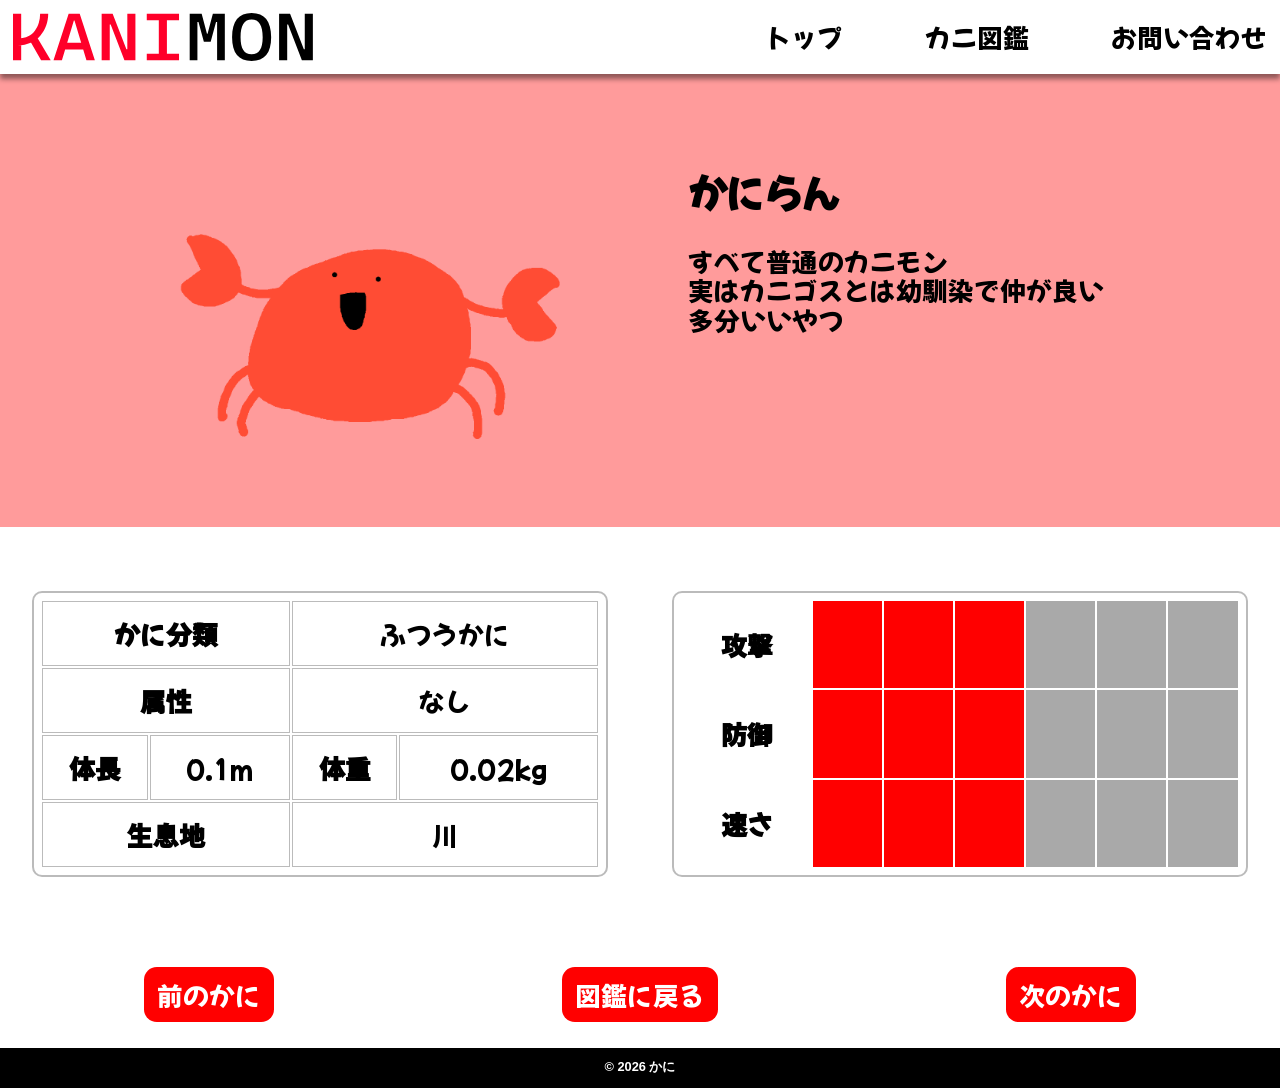
<file: kaniran.html>
<!DOCTYPE html>
<html lang="ja">
    <head>
        <meta charset="utf-8">
        <meta name="discription" content="かにらんの図鑑情報が見れるページ">
        <meta name="viewport" content="width=device-width, initial-scale=1">
        <title>かに公式サイト｜かにらん</title>
        <link rel="stylesheet" href="css/normalize.css">
        <link rel="stylesheet" href="css/style.css">
        <!--フォント-->
        <link rel="preconnect" href="https://fonts.googleapis.com">
        <link rel="preconnect" href="https://fonts.gstatic.com" crossorigin>
        <link href="https://fonts.googleapis.com/css2?family=Mochiy+Pop+One&display=swap" rel="stylesheet">
        <!--アイコン-->
        <link rel="icon" href="img/favicon.ico">
    </head>
    <body>
        <header class="header">
            <!-- ヘッダーロゴ -->
            <div class="logo"><a href="index.html"><img src="img/logo.svg" alt="ロゴ"></a></div>
            <!-- ハンバーガーメニュー部分 -->
            <div class="nav">
                <!-- ハンバーガーメニューの表示・非表示を切り替えるチェックボックス -->
                <input id="drawer_input" class="drawer_hidden" type="checkbox">
                <!-- ハンバーガーアイコン -->
                <label for="drawer_input" class="drawer_open"><span></span></label>
                <!-- メニュー -->
                <nav class="nav_content">
                    <ul class="nav_list">
                        <li><a href="index.html">トップ</a></li>
                        <li><a href="list.html">カニ図鑑</a></li>
                        <li><a href="contact.html">お問い合わせ</a></li>
                    </ul>
                </nav>
            </div>
        </header>
        <main class="zukan_kaniran">
            <div class="zukan_syosai">
                <h1>
                    <img src="img/kaniran.gif" alt="かにらん">
                </h1>
                <div class="zukan_syosai2">
                    <h2>かにらん</h2>
                    <p class="syosai_text">
                        すべて普通のカニモン<br>
                        実はカニゴスとは幼馴染で仲が良い<br>
                        多分いいやつ
                    </p>
                </div>
            </div>
            <div class="status">
                <table class="tokutyo">
                    <tr>
                        <th colspan="2">かに分類</th><td colspan="2">ふつうかに</td>
                    </tr>
                    <tr>
                        <th colspan="2">属性</th><td colspan="2">なし</td>
                    </tr>
                    <tr>
                        <th>体長</th><td>0.1m</td><th>体重</th><td>0.02kg</td>
                    </tr>
                    <tr>
                        <th colspan="2">生息地</th><td colspan="2">川</td>
                    </tr>
                </table>
                <table class="kaniran">
                    <tr>
                        <th>攻撃</th> <td class="a-1">&emsp;</td> <td class="a-2">&emsp;</td> <td class="a-3">&emsp;</td> <td class="a-4">&emsp;</td> <td class="a-5">&emsp;</td> <td class="a-6">&emsp;</td>
                    </tr>
                    <tr>
                        <th>防御</th> <td class="b-1">&emsp;</td> <td class="b-2">&emsp;</td> <td class="b-3">&emsp;</td> <td class="b-4">&emsp;</td> <td class="b-5">&emsp;</td> <td class="b-6">&emsp;</td>
                    </tr>
                    <tr>
                        <th>速さ</th> <td class="s-1">&emsp;</td> <td class="s-2">&emsp;</td> <td class="s-3">&emsp;</td> <td class="s-4">&emsp;</td> <td class="s-5">&emsp;</td> <td class="s-6">&emsp;</td>
                    </tr>
                </table>
            </div>
            <div class="zukan_btn">
                <p class="mae"><a href="kaniereki.html">前のかに</a></p>
                <p class="modoru"><a href="list.html">図鑑に戻る</a></p>
                <p class="next"><a href="kanigosu.html">次のかに</a></p>
            </div>
        </main>
        <footer>
            <copylight>&copy; 2026 かに</copylight>
        </footer>
    </body>
</html>
</file>
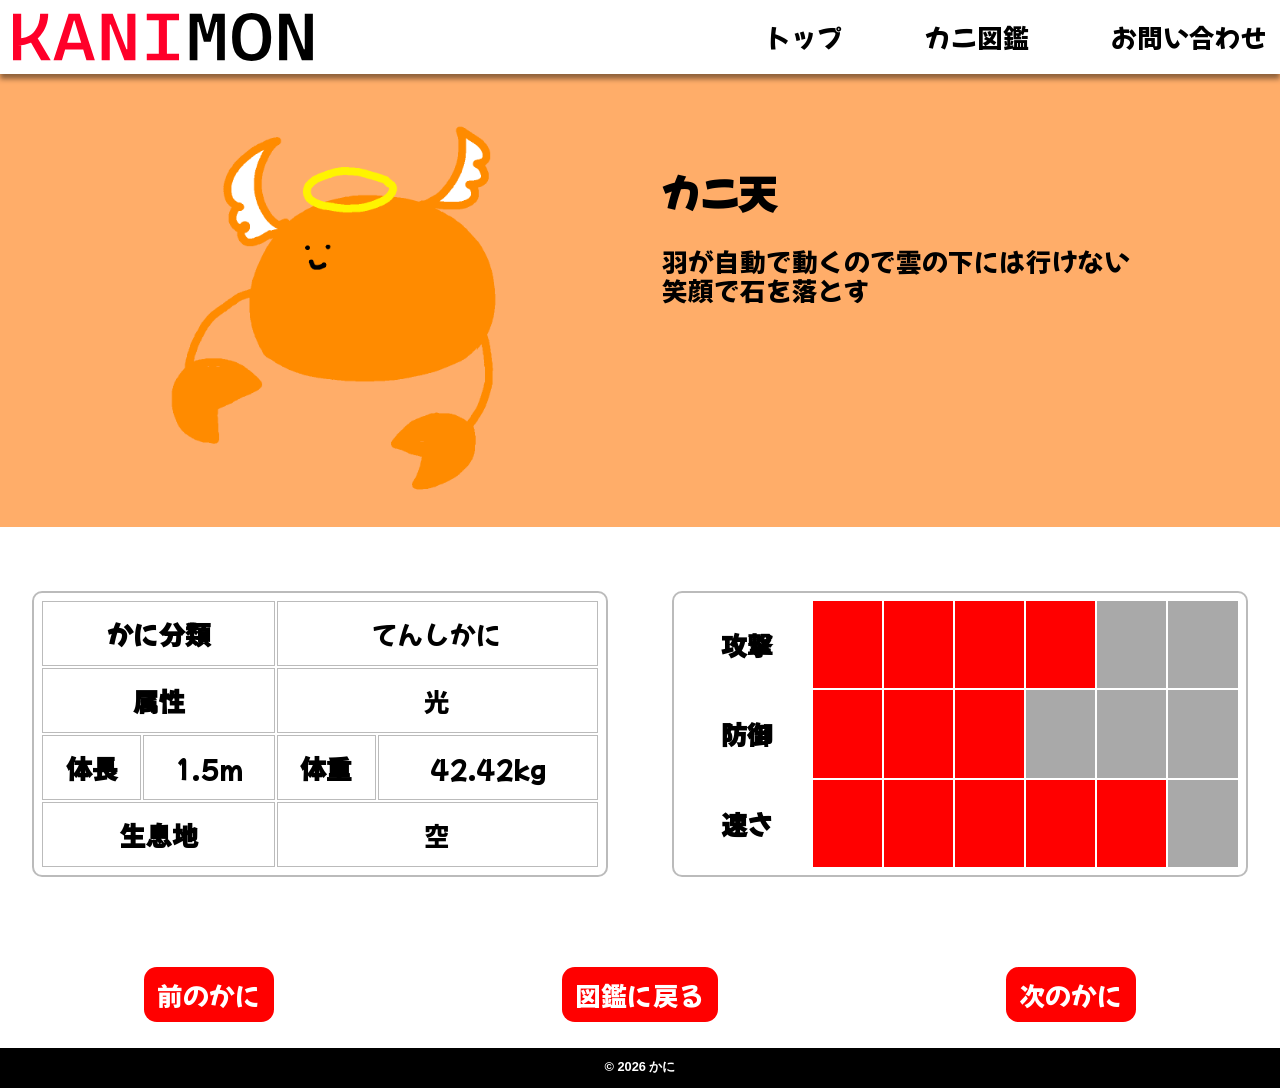
<file: kaniten.html>
<!DOCTYPE html>
<html lang="ja">
    <head>
        <meta charset="utf-8">
        <meta name="discription" content="カニ天の図鑑情報が見れるページ">
        <meta name="viewport" content="width=device-width, initial-scale=1">
        <title>かに公式サイト｜カニ天</title>
        <link rel="stylesheet" href="css/normalize.css">
        <link rel="stylesheet" href="css/style.css">
        <!--フォント-->
        <link rel="preconnect" href="https://fonts.googleapis.com">
        <link rel="preconnect" href="https://fonts.gstatic.com" crossorigin>
        <link href="https://fonts.googleapis.com/css2?family=Mochiy+Pop+One&display=swap" rel="stylesheet">
        <!--アイコン-->
        <link rel="icon" href="img/favicon.ico">
    </head>
    <body>
        <header class="header">
            <!-- ヘッダーロゴ -->
            <div class="logo"><a href="index.html"><img src="img/logo.svg" alt="ロゴ"></a></div>
            <!-- ハンバーガーメニュー部分 -->
            <div class="nav">
                <!-- ハンバーガーメニューの表示・非表示を切り替えるチェックボックス -->
                <input id="drawer_input" class="drawer_hidden" type="checkbox">
                <!-- ハンバーガーアイコン -->
                <label for="drawer_input" class="drawer_open"><span></span></label>
                <!-- メニュー -->
                <nav class="nav_content">
                    <ul class="nav_list">
                        <li><a href="index.html">トップ</a></li>
                        <li><a href="list.html">カニ図鑑</a></li>
                        <li><a href="contact.html">お問い合わせ</a></li>
                    </ul>
                </nav>
            </div>
        </header>
        <main class="zukan_kaniten">
            <div class="zukan_syosai">
                <h1>
                    <img src="img/kaniten.gif" alt="カニ天">
                </h1>
                <div class="zukan_syosai2">
                    <h2>カニ天</h2>
                    <p class="syosai_text">
                        羽が自動で動くので雲の下には行けない<br>
                        笑顔で石を落とす
                    </p>
                </div>
            </div>
            <div class="status">
                <table class="tokutyo">
                    <tr>
                        <th colspan="2">かに分類</th><td colspan="2">てんしかに</td>
                    </tr>
                    <tr>
                        <th colspan="2">属性</th><td colspan="2">光</td>
                    </tr>
                    <tr>
                        <th>体長</th><td>1.5m</td><th>体重</th><td>42.42kg</td>
                    </tr>
                    <tr>
                        <th colspan="2">生息地</th><td colspan="2">空</td>
                    </tr>
                </table>
                <table class="kaniten">
                    <tr>
                        <th>攻撃</th> <td class="a-1">&emsp;</td> <td class="a-2">&emsp;</td> <td class="a-3">&emsp;</td> <td class="a-4">&emsp;</td> <td class="a-5">&emsp;</td> <td class="a-6">&emsp;</td>
                    </tr>
                    <tr>
                        <th>防御</th> <td class="b-1">&emsp;</td> <td class="b-2">&emsp;</td> <td class="b-3">&emsp;</td> <td class="b-4">&emsp;</td> <td class="b-5">&emsp;</td> <td class="b-6">&emsp;</td>
                    </tr>
                    <tr>
                        <th>速さ</th> <td class="s-1">&emsp;</td> <td class="s-2">&emsp;</td> <td class="s-3">&emsp;</td> <td class="s-4">&emsp;</td> <td class="s-5">&emsp;</td> <td class="s-6">&emsp;</td>
                    </tr>
                </table>
            </div>
            <div class="zukan_btn">
                <p class="mae"><a href="kaniko.html">前のかに</a></p>
                <p class="modoru"><a href="list.html">図鑑に戻る</a></p>
                <p class="next"><a href="hikani.html">次のかに</a></p>
            </div>
        </main>
        <footer>
            <copylight>&copy; 2026 かに</copylight>
        </footer>
    </body>
</html>
</file>
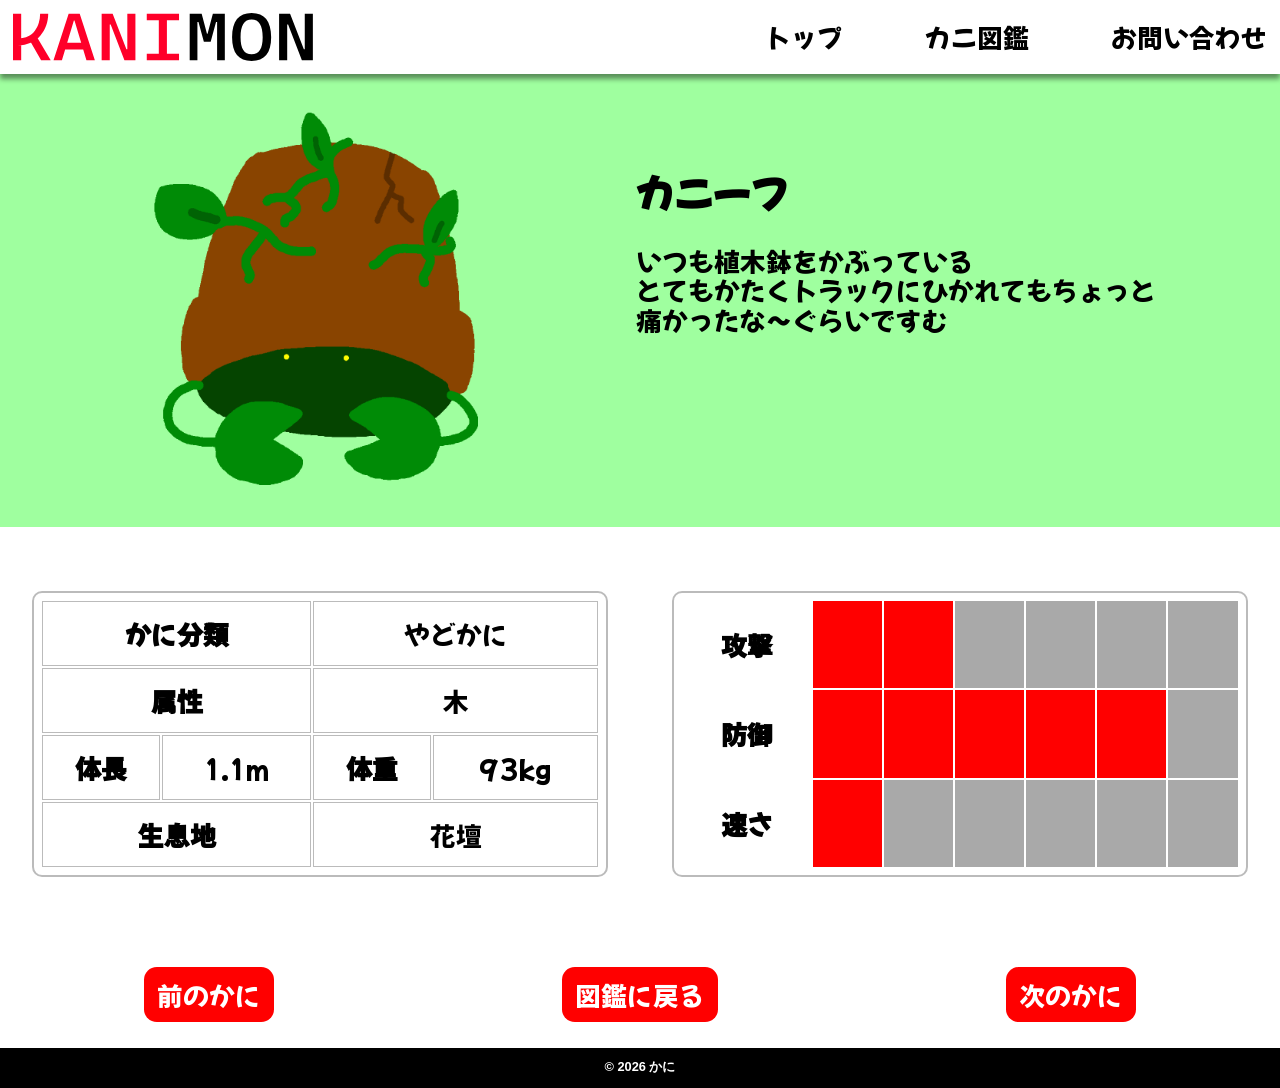
<file: knihu.html>
<!DOCTYPE html>
<html lang="ja">
    <head>
        <meta charset="utf-8">
        <meta name="discription" content="カニーフの図鑑情報が見れるページ">
        <meta name="viewport" content="width=device-width, initial-scale=1">
        <title>かに公式サイト｜カニーフ</title>
        <link rel="stylesheet" href="css/normalize.css">
        <link rel="stylesheet" href="css/style.css">
        <!--フォント-->
        <link rel="preconnect" href="https://fonts.googleapis.com">
        <link rel="preconnect" href="https://fonts.gstatic.com" crossorigin>
        <link href="https://fonts.googleapis.com/css2?family=Mochiy+Pop+One&display=swap" rel="stylesheet">
        <!--アイコン-->
        <link rel="icon" href="img/favicon.ico">
    </head>
    <body>
        <header class="header">
            <!-- ヘッダーロゴ -->
            <div class="logo"><a href="index.html"><img src="img/logo.svg" alt="ロゴ"></a></div>
            <!-- ハンバーガーメニュー部分 -->
            <div class="nav">
                <!-- ハンバーガーメニューの表示・非表示を切り替えるチェックボックス -->
                <input id="drawer_input" class="drawer_hidden" type="checkbox">
                <!-- ハンバーガーアイコン -->
                <label for="drawer_input" class="drawer_open"><span></span></label>
                <!-- メニュー -->
                <nav class="nav_content">
                    <ul class="nav_list">
                        <li><a href="index.html">トップ</a></li>
                        <li><a href="list.html">カニ図鑑</a></li>
                        <li><a href="contact.html">お問い合わせ</a></li>
                    </ul>
                </nav>
            </div>
        </header>
        <main class="zukan_kanihu">
            <div class="zukan_syosai">
                <h1>
                    <img src="img/kanihu.gif" alt="カニーフ">
                </h1>
                <div class="zukan_syosai2">
                    <h2>カニーフ</h2>
                    <p class="syosai_text">
                        いつも植木鉢をかぶっている<br>
                        とてもかたくトラックにひかれてもちょっと<br>
                        痛かったな～ぐらいですむ
                    </p>
                </div>
            </div>
            <div class="status">
                <table class="tokutyo">
                    <tr>
                        <th colspan="2">かに分類</th><td colspan="2">やどかに</td>
                    </tr>
                    <tr>
                        <th colspan="2">属性</th><td colspan="2">木</td>
                    </tr>
                    <tr>
                        <th>体長</th><td>1.1m</td><th>体重</th><td>93kg</td>
                    </tr>
                    <tr>
                        <th colspan="2">生息地</th><td colspan="2">花壇</td>
                    </tr>
                </table>
                <table class="kanihu">
                    <tr>
                        <th>攻撃</th> <td class="a-1">&emsp;</td> <td class="a-2">&emsp;</td> <td class="a-3">&emsp;</td> <td class="a-4">&emsp;</td> <td class="a-5">&emsp;</td> <td class="a-6">&emsp;</td>
                    </tr>
                    <tr>
                        <th>防御</th> <td class="b-1">&emsp;</td> <td class="b-2">&emsp;</td> <td class="b-3">&emsp;</td> <td class="b-4">&emsp;</td> <td class="b-5">&emsp;</td> <td class="b-6">&emsp;</td>
                    </tr>
                    <tr>
                        <th>速さ</th> <td class="s-1">&emsp;</td> <td class="s-2">&emsp;</td> <td class="s-3">&emsp;</td> <td class="s-4">&emsp;</td> <td class="s-5">&emsp;</td> <td class="s-6">&emsp;</td>
                    </tr>
                </table>
            </div>
            <div class="zukan_btn">
                <p class="mae"><a href="kanipati.html">前のかに</a></p>
                <p class="modoru"><a href="list.html">図鑑に戻る</a></p>
                <p class="next"><a href="kyomukani.html">次のかに</a></p>
            </div>
        </main>
        <footer>
            <copylight>&copy; 2026 かに</copylight>
        </footer>
    </body>
</html>
</file>
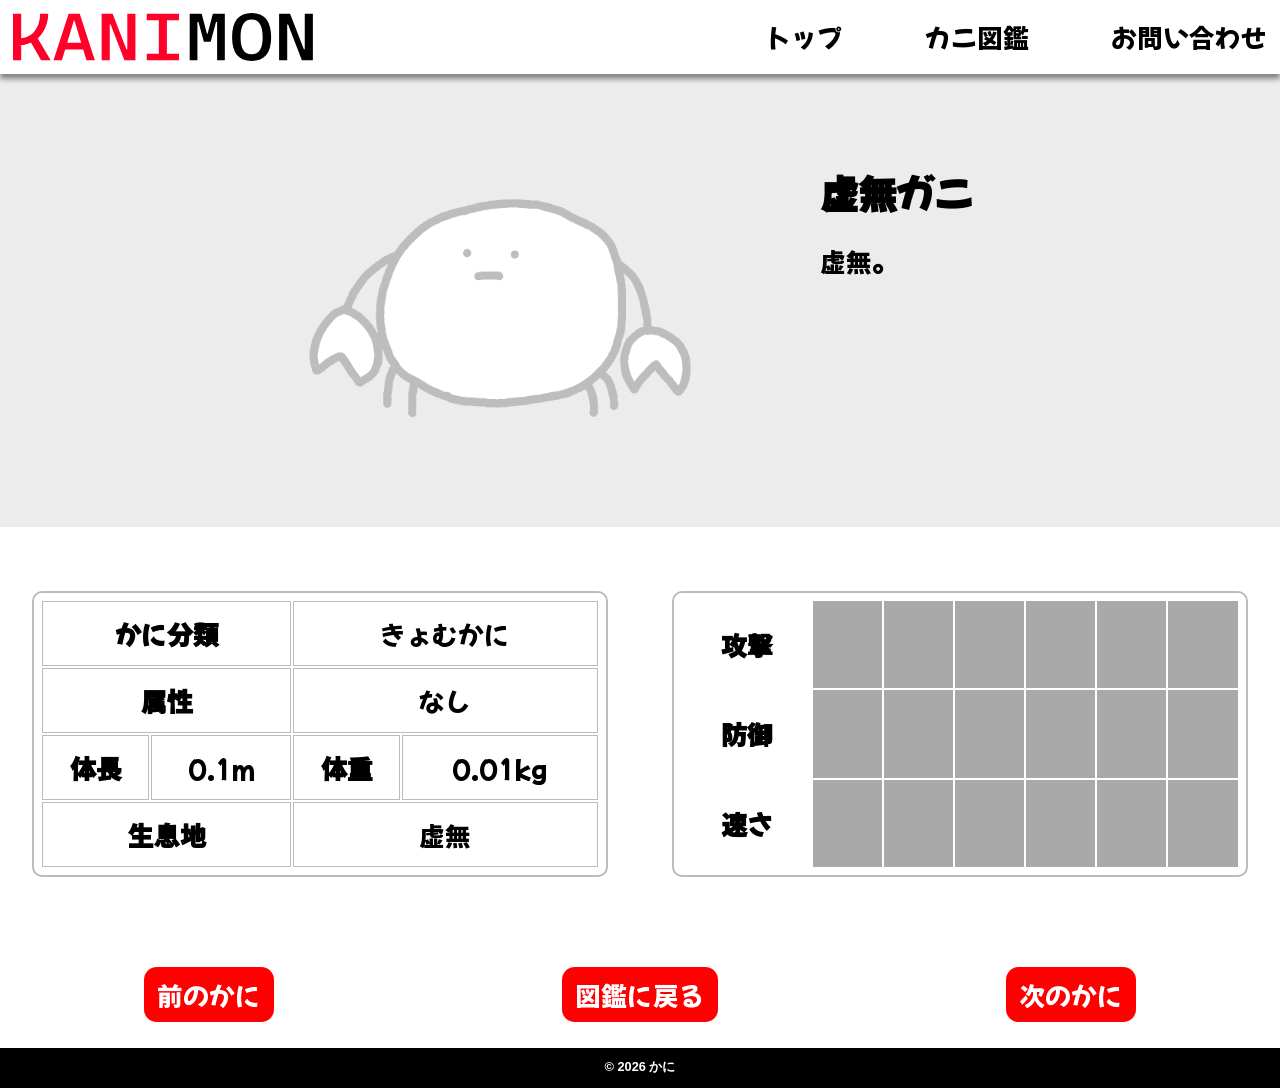
<file: kyomukani.html>
<!DOCTYPE html>
<html lang="ja">
    <head>
        <meta charset="utf-8">
        <meta name="discription" content="虚無ガニの図鑑情報が見れるページ">
        <meta name="viewport" content="width=device-width, initial-scale=1">
        <title>かに公式サイト｜虚無ガニ</title>
        <link rel="stylesheet" href="css/normalize.css">
        <link rel="stylesheet" href="css/style.css">
        <!--フォント-->
        <link rel="preconnect" href="https://fonts.googleapis.com">
        <link rel="preconnect" href="https://fonts.gstatic.com" crossorigin>
        <link href="https://fonts.googleapis.com/css2?family=Mochiy+Pop+One&display=swap" rel="stylesheet">
        <!--アイコン-->
        <link rel="icon" href="img/favicon.ico">
    </head>
    <body>
        <header class="header">
            <!-- ヘッダーロゴ -->
            <div class="logo"><a href="index.html"><img src="img/logo.svg" alt="ロゴ"></a></div>
            <!-- ハンバーガーメニュー部分 -->
            <div class="nav">
                <!-- ハンバーガーメニューの表示・非表示を切り替えるチェックボックス -->
                <input id="drawer_input" class="drawer_hidden" type="checkbox">
                <!-- ハンバーガーアイコン -->
                <label for="drawer_input" class="drawer_open"><span></span></label>
                <!-- メニュー -->
                <nav class="nav_content">
                    <ul class="nav_list">
                        <li><a href="index.html">トップ</a></li>
                        <li><a href="list.html">カニ図鑑</a></li>
                        <li><a href="contact.html">お問い合わせ</a></li>
                    </ul>
                </nav>
            </div>
        </header>
        <main class="zukan_kyomukani">
            <div class="zukan_syosai">
                <h1>
                    <img src="img/kyomukani.gif" alt="虚無ガニ">
                </h1>
                <div class="zukan_syosai2">
                    <h2>虚無ガニ</h2>
                    <p class="syosai_text">
                        虚無。
                    </p>
                </div>
            </div>
            <div class="status">
                <table class="tokutyo">
                    <tr>
                        <th colspan="2">かに分類</th><td colspan="2">きょむかに</td>
                    </tr>
                    <tr>
                        <th colspan="2">属性</th><td colspan="2">なし</td>
                    </tr>
                    <tr>
                        <th>体長</th><td>0.1m</td><th>体重</th><td>0.01kg</td>
                    </tr>
                    <tr>
                        <th colspan="2">生息地</th><td colspan="2">虚無</td>
                    </tr>
                </table>
                <table class="kyomukani">
                    <tr>
                        <th>攻撃</th> <td class="a-1">&emsp;</td> <td class="a-2">&emsp;</td> <td class="a-3">&emsp;</td> <td class="a-4">&emsp;</td> <td class="a-5">&emsp;</td> <td class="a-6">&emsp;</td>
                    </tr>
                    <tr>
                        <th>防御</th> <td class="b-1">&emsp;</td> <td class="b-2">&emsp;</td> <td class="b-3">&emsp;</td> <td class="b-4">&emsp;</td> <td class="b-5">&emsp;</td> <td class="b-6">&emsp;</td>
                    </tr>
                    <tr>
                        <th>速さ</th> <td class="s-1">&emsp;</td> <td class="s-2">&emsp;</td> <td class="s-3">&emsp;</td> <td class="s-4">&emsp;</td> <td class="s-5">&emsp;</td> <td class="s-6">&emsp;</td>
                    </tr>
                </table>
            </div>
            <div class="zukan_btn">
                <p class="mae"><a href="knihu.html">前のかに</a></p>
                <p class="modoru"><a href="list.html">図鑑に戻る</a></p>
                <p class="next"><a href="bakekani.html">次のかに</a></p>
            </div>
        </main>
        <footer>
            <copylight>&copy; 2026 かに</copylight>
        </footer>
    </body>
</html>
</file>
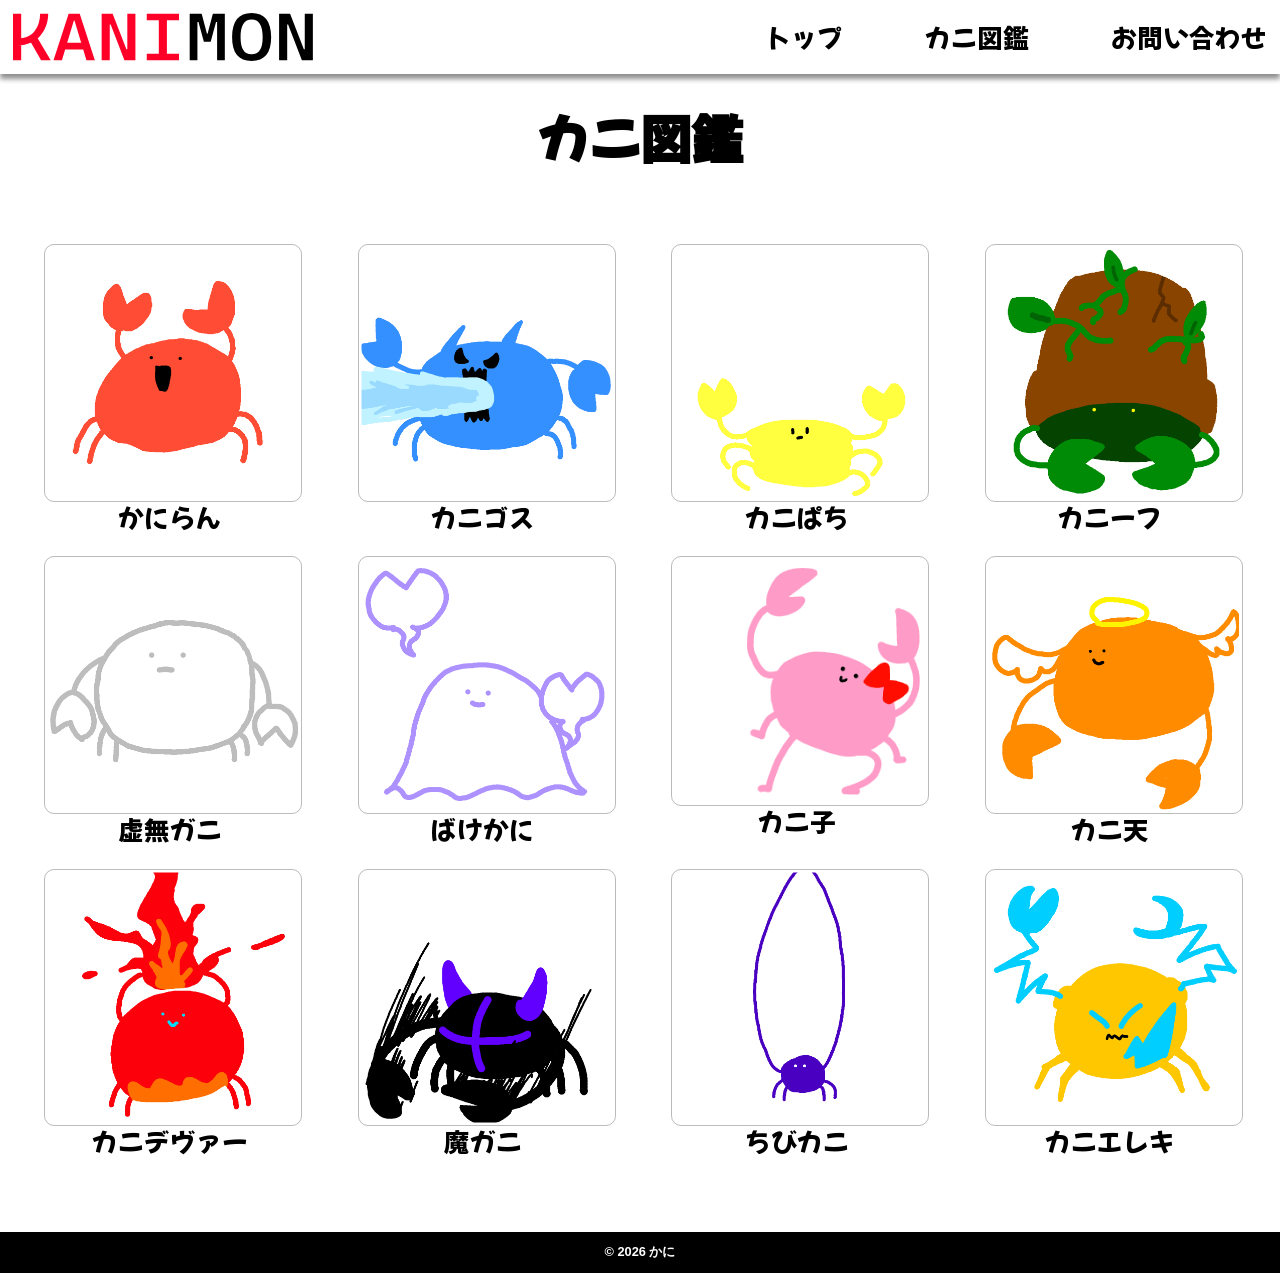
<file: list.html>
<!DOCTYPE html>
<html lang="ja">
    <head>
        <meta charset="utf-8">
        <meta name="discription" content="カニ一覧が見れるページ">
        <meta name="viewport" content="width=device-width, initial-scale=1">
        <title>かに公式サイト｜カニ図鑑</title>
        <link rel="stylesheet" href="css/normalize.css">
        <link rel="stylesheet" href="css/style.css">
        <!--フォント-->
        <link rel="preconnect" href="https://fonts.googleapis.com">
        <link rel="preconnect" href="https://fonts.gstatic.com" crossorigin>
        <link href="https://fonts.googleapis.com/css2?family=Mochiy+Pop+One&display=swap" rel="stylesheet">
        <!--アイコン-->
        <link rel="icon" href="img/favicon.ico">
    </head>
    <body>
        <header class="header">
            <!-- ヘッダーロゴ -->
            <div class="logo"><a href="index.html"><img src="img/logo.svg" alt="ロゴ"></a></div>
            <!-- ハンバーガーメニュー部分 -->
            <div class="nav">
                <!-- ハンバーガーメニューの表示・非表示を切り替えるチェックボックス -->
                <input id="drawer_input" class="drawer_hidden" type="checkbox">
                <!-- ハンバーガーアイコン -->
                <label for="drawer_input" class="drawer_open"><span></span></label>
                <!-- メニュー -->
                <nav class="nav_content">
                    <ul class="nav_list">
                        <li><a href="index.html">トップ</a></li>
                        <li><a href="list.html">カニ図鑑</a></li>
                        <li><a href="contact.html">お問い合わせ</a></li>
                    </ul>
                </nav>
            </div>
        </header>
        <main class="list">
            <h1>カニ図鑑</h1>
            <div class="kanizukan">
                <ul>
                    <li><a href="kaniran.html"><img src="img/kaniran.gif" alt="かにらん"><p>かにらん</p></a></li>
                    <li><a href="kanigosu.html"><img src="img/kanigosu.gif" alt="カニゴス"><p>カニゴス</p></a></li>
                    <li><a href="kanipati.html"><img src="img/kanipati.gif" alt="カニぱち"><p>カニぱち</p></a></li>
                    <li><a href="knihu.html"><img src="img/kanihu.gif" alt="カニーフ"><p>カニーフ</p></a></li>
                    <li><a href="kyomukani.html"><img src="img/kyomukani.gif" alt="虚無ガニ"><p>虚無ガニ</p></a></li>
                    <li><a href="bakekani.html"><img src="img/bakekani_1.gif" alt="ばけかに"><p>ばけかに</p></a></li>
                    <li><a href="kaniko.html"><img src="img/kaniko.gif" alt="カニ子"><p>カニ子</p></a></li>
                    <li><a href="kaniten.html"><img src="img/kaniten.gif" alt="カニ天"><p>カニ天</p></a></li>
                    <li><a href="hikani.html"><img src="img/hikani.gif" alt="カニデヴァー"><p>カニデヴァー</p></a></li>
                    <li><a href="makani.html"><img src="img/makani.gif" alt="魔ガニ"><p>魔ガニ</p></a></li>
                    <li><a href="tibikani.html"><img src="img/tibikani.gif" alt="ちびカニ"><p>ちびカニ</p></a></li>
                    <li><a href="kaniereki.html"><img src="img/kaniereki.gif" alt="カニエレキ"><p>カニエレキ</p></a></li>
                </ul>
            </div>
        </main>
        <footer>
            <copylight>&copy; 2026 かに</copylight>
        </footer>
    </body>
</html>
</file>
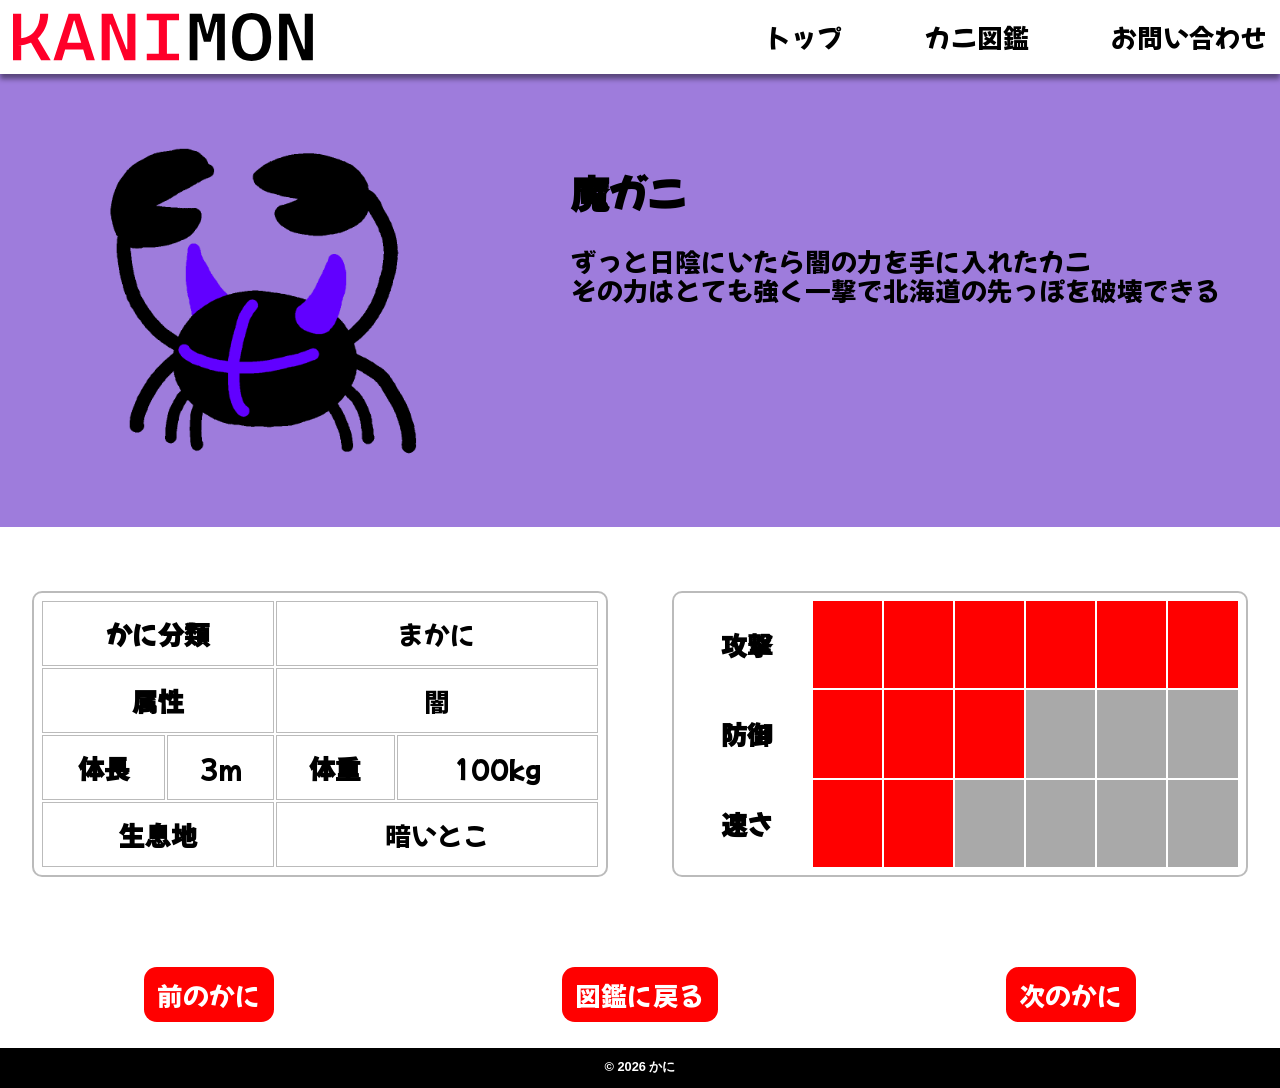
<file: makani.html>
<!DOCTYPE html>
<html lang="ja">
    <head>
        <meta charset="utf-8">
        <meta name="discription" content="魔ガニの図鑑情報が見れるページ">
        <meta name="viewport" content="width=device-width, initial-scale=1">
        <title>かに公式サイト｜魔ガニ</title>
        <link rel="stylesheet" href="css/normalize.css">
        <link rel="stylesheet" href="css/style.css">
        <!--フォント-->
        <link rel="preconnect" href="https://fonts.googleapis.com">
        <link rel="preconnect" href="https://fonts.gstatic.com" crossorigin>
        <link href="https://fonts.googleapis.com/css2?family=Mochiy+Pop+One&display=swap" rel="stylesheet">
        <!--アイコン-->
        <link rel="icon" href="img/favicon.ico">
    </head>
    <body>
        <header class="header">
            <!-- ヘッダーロゴ -->
            <div class="logo"><a href="index.html"><img src="img/logo.svg" alt="ロゴ"></a></div>
            <!-- ハンバーガーメニュー部分 -->
            <div class="nav">
                <!-- ハンバーガーメニューの表示・非表示を切り替えるチェックボックス -->
                <input id="drawer_input" class="drawer_hidden" type="checkbox">
                <!-- ハンバーガーアイコン -->
                <label for="drawer_input" class="drawer_open"><span></span></label>
                <!-- メニュー -->
                <nav class="nav_content">
                    <ul class="nav_list">
                        <li><a href="index.html">トップ</a></li>
                        <li><a href="list.html">カニ図鑑</a></li>
                        <li><a href="contact.html">お問い合わせ</a></li>
                    </ul>
                </nav>
            </div>
        </header>
        <main class="zukan_makani">
            <div class="zukan_syosai">
                <h1>
                    <img src="img/makani.gif" alt="魔ガニ">
                </h1>
                <div class="zukan_syosai2">
                    <h2>魔ガニ</h2>
                    <p class="syosai_text">ずっと日陰にいたら闇の力を手に入れたカニ<br>
                        その力はとても強く一撃で北海道の先っぽを破壊できる
                    </p>
                </div>
            </div>
            <div class="status">
                <table class="tokutyo">
                    <tr>
                        <th colspan="2">かに分類</th><td colspan="2">まかに</td>
                    </tr>
                    <tr>
                        <th colspan="2">属性</th><td colspan="2">闇</td>
                    </tr>
                    <tr>
                        <th>体長</th><td>3m</td><th>体重</th><td>100kg</td>
                    </tr>
                    <tr>
                        <th colspan="2">生息地</th><td colspan="2">暗いとこ</td>
                    </tr>
                </table>
                <table class="makani">
                    <tr>
                        <th>攻撃</th> <td class="a-1">&emsp;</td> <td class="a-2">&emsp;</td> <td class="a-3">&emsp;</td> <td class="a-4">&emsp;</td> <td class="a-5">&emsp;</td> <td class="a-6">&emsp;</td>
                    </tr>
                    <tr>
                        <th>防御</th> <td class="b-1">&emsp;</td> <td class="b-2">&emsp;</td> <td class="b-3">&emsp;</td> <td class="b-4">&emsp;</td> <td class="b-5">&emsp;</td> <td class="b-6">&emsp;</td>
                    </tr>
                    <tr>
                        <th>速さ</th> <td class="s-1">&emsp;</td> <td class="s-2">&emsp;</td> <td class="s-3">&emsp;</td> <td class="s-4">&emsp;</td> <td class="s-5">&emsp;</td> <td class="s-6">&emsp;</td>
                    </tr>
                </table>
            </div>
            <div class="zukan_btn">
                <p class="mae"><a href="hikani.html">前のかに</a></p>
                <p class="modoru"><a href="list.html">図鑑に戻る</a></p>
                <p class="next"><a href="tibikani.html">次のかに</a></p>
            </div>
        </main>
        <footer>
            <copylight>&copy; 2026 かに</copylight>
        </footer>
    </body>
</html>
</file>
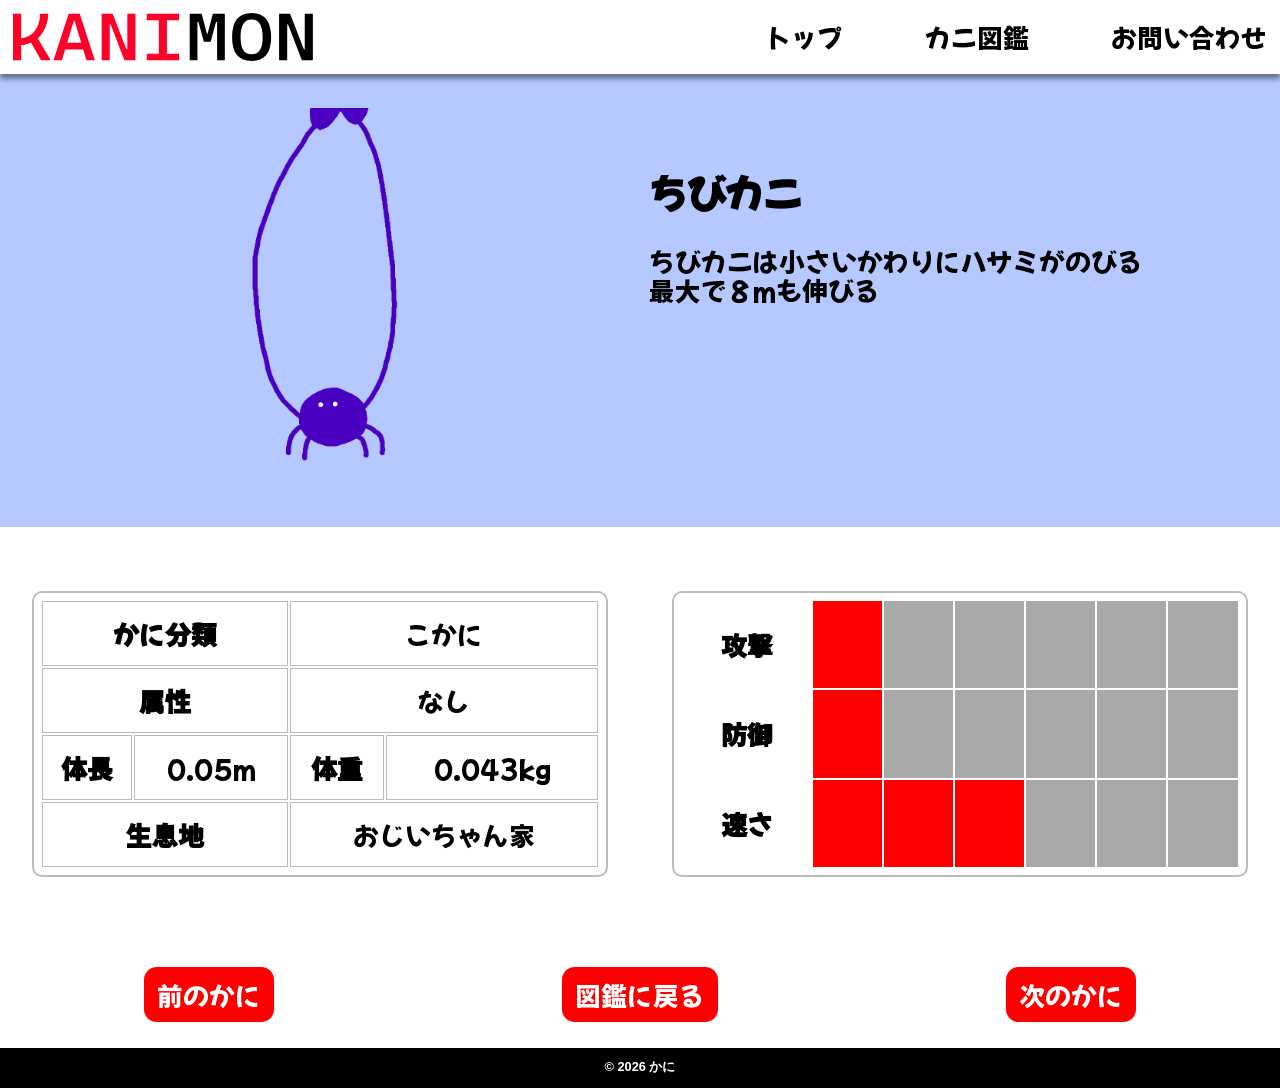
<file: tibikani.html>
<!DOCTYPE html>
<html lang="ja">
    <head>
        <meta charset="utf-8">
        <meta name="discription" content="ちびカニの図鑑情報が見れるページ">
        <meta name="viewport" content="width=device-width, initial-scale=1">
        <title>かに公式サイト｜ちびカニ</title>
        <link rel="stylesheet" href="css/normalize.css">
        <link rel="stylesheet" href="css/style.css">
        <!--フォント-->
        <link rel="preconnect" href="https://fonts.googleapis.com">
        <link rel="preconnect" href="https://fonts.gstatic.com" crossorigin>
        <link href="https://fonts.googleapis.com/css2?family=Mochiy+Pop+One&display=swap" rel="stylesheet">
        <!--アイコン-->
        <link rel="icon" href="img/favicon.ico">
    </head>
    <body>
        <header class="header">
            <!-- ヘッダーロゴ -->
            <div class="logo"><a href="index.html"><img src="img/logo.svg" alt="ロゴ"></a></div>
            <!-- ハンバーガーメニュー部分 -->
            <div class="nav">
                <!-- ハンバーガーメニューの表示・非表示を切り替えるチェックボックス -->
                <input id="drawer_input" class="drawer_hidden" type="checkbox">
                <!-- ハンバーガーアイコン -->
                <label for="drawer_input" class="drawer_open"><span></span></label>
                <!-- メニュー -->
                <nav class="nav_content">
                    <ul class="nav_list">
                        <li><a href="index.html">トップ</a></li>
                        <li><a href="list.html">カニ図鑑</a></li>
                        <li><a href="contact.html">お問い合わせ</a></li>
                    </ul>
                </nav>
            </div>
        </header>
        <main class="zukan_tibikani">
            <div class="zukan_syosai">
                <h1>
                    <img src="img/tibikani.gif" alt="ちびカニ">
                </h1>
                <div class="zukan_syosai2">
                    <h2>ちびカニ</h2>
                    <p class="syosai_text">
                        ちびカニは小さいかわりにハサミがのびる<br>
                        最大で８mも伸びる
                    </p>
                </div>
            </div>
            <div class="status">
                <table class="tokutyo">
                    <tr>
                        <th colspan="2">かに分類</th><td colspan="2">こかに</td>
                    </tr>
                    <tr>
                        <th colspan="2">属性</th><td colspan="2">なし</td>
                    </tr>
                    <tr>
                        <th>体長</th><td>0.05m</td><th>体重</th><td>0.043kg</td>
                    </tr>
                    <tr>
                        <th colspan="2">生息地</th><td colspan="2">おじいちゃん家</td>
                    </tr>
                </table>
                <table class="tibikani">
                    <tr>
                        <th>攻撃</th> <td class="a-1">&emsp;</td> <td class="a-2">&emsp;</td> <td class="a-3">&emsp;</td> <td class="a-4">&emsp;</td> <td class="a-5">&emsp;</td> <td class="a-6">&emsp;</td>
                    </tr>
                    <tr>
                        <th>防御</th> <td class="b-1">&emsp;</td> <td class="b-2">&emsp;</td> <td class="b-3">&emsp;</td> <td class="b-4">&emsp;</td> <td class="b-5">&emsp;</td> <td class="b-6">&emsp;</td>
                    </tr>
                    <tr>
                        <th>速さ</th> <td class="s-1">&emsp;</td> <td class="s-2">&emsp;</td> <td class="s-3">&emsp;</td> <td class="s-4">&emsp;</td> <td class="s-5">&emsp;</td> <td class="s-6">&emsp;</td>
                    </tr>
                </table>
            </div>
            <div class="zukan_btn">
                <p class="mae"><a href="makani.html">前のかに</a></p>
                <p class="modoru"><a href="list.html">図鑑に戻る</a></p>
                <p class="next"><a href="kaniereki.html">次のかに</a></p>
            </div>
        </main>
        <footer>
            <copylight>&copy; 2026 かに</copylight>
        </footer>
    </body>
</html>
</file>
<file: css/style.css>
@charset "utf-8";

/*body*/
body{
    font-family: "Mochiy Pop One", sans-serif;
    font-weight: 400;
    font-style: normal;
    font-size: 2vw;
}

img{
    width: 100%;
    display: block;
}

div{
    display: block;
}
a,
a:visited,
a:link{
    color: #000;
    text-decoration: none;
}
ul{
    list-style-type: none;
}

/*header*/
.header{
    position: sticky;
    top: 0;
    z-index: 100;
    display: flex;
    justify-content: space-between;
    padding: 1%;
    background-color: #fff;
    box-shadow: 0 5px 5px #00000070;
}
.logo{
    height: 100%;
}
.nav{
    width: 40%;
}
.nav{
    margin: auto 0;
}
.nav_list{
    display: flex;
    justify-content: space-between;
    text-align: center;
    padding: 0;
    margin: 0;
}
#drawer_input{
    display: none;
}
.nav_content h1{
    display: none;
}

/*header2*/
#samune{
    position: relative;
    background: #47d7ff;
    overflow: hidden;
    z-index: 0;
    margin-bottom: 10%;
    width: 100%;
    height: 50svh;
}
#samune h1{
    position: relative;
    width: 50vw;
    margin: 0 auto;
    top: calc(50% - 60%);
    z-index: 10;
    animation: slide-in2 1s 2s both;
}
#samune ul{
    display: flex;
    position: relative;
    margin: 0;
    padding: 0;
    bottom: calc(50% - 60%);
}
#samune ul li{
    position: relative;
    width: 50vw;
}
.gosu{
    z-index: 2;
    animation: slide-in 1s 0.2s both;
}
.pati{
    z-index: 1;
    animation: slide-in 0.7s ;
}
.ran{
    z-index: 5;
    animation: slide-in 1s 1.2s both;
}
.hu{
    z-index: 4;
    animation: slide-in 1s 0.6s both;
}
.ten{
    z-index: 4;
    animation: slide-in 1s 0.8s both;
}

@keyframes slide-in {
  0% {
    transform: translateY(100%);
  }

  100% {
    transform: translateY(0%);
  }
}
@keyframes slide-in2 {
  0% {
    transform: translateY(-200%);
  }

  100% {
    transform: translateY(100%);
  }
}

/*main*/
/*#setumei*/
#setumei{
    height: 100svh;
}
#setumei h2{
    text-align: center;
    margin: 0;
}
#setumei h2 span{
    color: red;
}

#setumei .setumei_naka{
    display: flex;
    margin: auto;
}
#setumei .setumei_naka h3{
    margin: auto 5%;
}

#setumei .setumei_naka .setumei_txt{
    line-height: 1.5;
}
#setumei .setumei_txt{
    margin: auto;
}
#setumei .setumei_txt p{
    width: 100%;
}

/*syurui*/
#syurui{
    margin-bottom: 10%;
    background-color: #fff;
}
#syurui h2{
    text-align: center;
    margin: 0;
}
#syurui h2 span{
    color: red;
}
.syurui2{
    display: flex;
    flex-wrap: wrap;
    list-style-type: none;
    margin: 0;
    padding: 0;
}
.syurui2 .kanitati{
    text-align: center;
    width: 25%;
    margin: auto;
    padding: 1%;
    transition: transform 0.2s;
}
.syurui2 .kanitati h3{
    margin: 0;
}
.syurui2 .kanitati:hover{
    transform: translateY(-5px);
}
#syurui .btn{
    position: relative;
    margin: 3% auto 0;
    text-align: center;
    display: block;
    color: #fff;
    background-color: red;
    padding: 1%;
    width: 30%;
    border-radius: 10px;
    transition: transform 0.2s;
}
#syurui .btn:hover{
    transform: translateY(-10px);
}

/*osirase*/
#osirase{
    background: #ff9898;
    padding: 5%;
}
#osirase h2{
    text-align: center;
    margin-bottom: 5%;
}
#osirase dl{
    margin: 0 10% 0 15%;
}
#osirase dt{
    font-weight: bold;
}
#osirase dd{
    margin: 1% 0 2%;
}
.osirase_naka{
    border-bottom: 0.5vw dotted #000;
    margin-bottom: 3%;
}
#osirase a{
    text-decoration: underline 3px;
}

/*footer*/
footer{
    background: #000;
    padding: 1% 0;
    text-align: center;
    font-family:"Yu Gothic", "游ゴシック", YuGothic, "游ゴシック体", "ヒラギノ角ゴ Pro W3", "メイリオ", sans-serif;
    color: #fff;
    font-weight: bold;
    font-size: 1vw;
}

/*list*/
.list h1{
    text-align: center;
}
.kanizukan{
    margin: 5% 1%;
}
.kanizukan ul{
    display: flex;
    padding: 0;
    flex-wrap: wrap;
    justify-content: space-around;
}
.kanizukan li{
    text-align: center;
    margin: 1%;
    width: 20%;
}

.kanizukan img{
    padding: 1%;
    width: 100%;
    border-radius: 10px;
    transition: transform 0.2s;
    border: solid #00000044 1px;
}

.kanizukan p{
    margin: 0;
}
.kanizukan img:hover{
    transform: translateY(-5px);
    box-shadow: 0 0 5px #00000044;
}

/*list_syosai*/
.zukan_syosai{
    display: flex;
    margin: 0 auto;
}
.zukan_syosai h1{
    width: 30%;
    margin-left: auto;
    margin-right: 10%;
}
.zukan_syosai2{
    margin-right: auto;
    margin-top: 5%;
}

/*zukan_btn*/
.zukan_btn{
    display: flex;
    justify-content: space-around;
}
.zukan_btn p{
    background-color: red;
    padding: 1%;
    border-radius: 1vw;
}
.zukan_btn a{
    color: #fff;
}
.zukan_btn p:hover{
    opacity: 0.7;
}

/*ステータス*/
.status{
    display: flex;
    margin: 5% auto;
}
table{
    border: solid #00000044 2px;
    border-radius: 10px;
    padding: 0.5%;
    margin: 0 2.5%;
    width: 80%;
}
.tokutyo th,
.tokutyo td{
    border: solid #00000044 1px;
}
th{
    padding: 3%;
}
td{
    text-align: center;
}

/*かにらん*/
.zukan_kaniran .zukan_syosai{
    background-color: #ff9b9b;
}
/*攻撃*/
.kaniran .a-1, .kaniran .a-2, .kaniran .a-3{
    background-color: red;
}
.kaniran .a-4, .kaniran .a-5, .kaniran .a-6{
    background-color: darkgray;
}
/*防御*/
.kaniran .b-1, .kaniran .b-2, .kaniran .b-3{
    background-color: red;
}
.kaniran .b-4, .kaniran .b-5, .kaniran .b-6{
    background-color: darkgray;
}
/*速さ*/
.kaniran .s-1, .kaniran .s-2, .kaniran .s-3{
    background-color: red;
}
.kaniran .s-4, .kaniran .s-5, .kaniran .s-6{
    background-color: darkgray;
}

/*カニゴス*/
.zukan_kanigosu .zukan_syosai{
    background-color: #a6cdff;
}
/*攻撃*/
.kanigosu .a-1, .kanigosu .a-2, .kanigosu .a-3, .kanigosu .a-4, .kanigosu .a-5{
    background-color: red;
}
.kanigosu .a-6{
    background-color: darkgray;
}
/*防御*/
.kanigosu .b-1, .kanigosu .b-2{
    background-color: red;
}
.kanigosu .b-3, .kanigosu .b-4, .kanigosu .b-5, .kanigosu .b-6{
    background-color: darkgray;
}
/*速さ*/
.kanigosu .s-1, .kanigosu .s-2{
    background-color: red;
}
.kanigosu .s-3, .kanigosu .s-4, .kanigosu .s-5, .kanigosu .s-6{
    background-color: darkgray;
}

/*カニぱち*/
.zukan_kanipati .zukan_syosai{
    background-color: #fbffce;
}
/*攻撃*/
.kanipati .a-1{
    background-color: red;
}
.kanipati .a-2, .kanipati .a-3, .kanipati .a-4, .kanipati .a-5, .kanipati .a-6{
    background-color: darkgray;
}
/*防御*/
.kanipati .b-1{
    background-color: red;
}
.kanipati .b-2, .kanipati .b-3, .kanipati .b-4, .kanipati .b-5, .kanipati .b-6{
    background-color: darkgray;
}
/*速さ*/
.kanipati .s-1, .kanipati .s-2, .kanipati .s-3, .kanipati .s-4, .kanipati .s-5, .kanipati .s-6{
    background-color: red;
}

/*カニーフ*/
.zukan_kanihu .zukan_syosai{
    background-color: #9fff9f;
}
/*攻撃*/
.kanihu .a-1, .kanihu .a-2{
    background-color: red;
}
.kanihu .a-3, .kanihu .a-4, .kanihu .a-5, .kanihu .a-6{
    background-color: darkgray;
}
/*防御*/
.kanihu .b-1, .kanihu .b-2, .kanihu .b-3, .kanihu .b-4, .kanihu .b-5{
    background-color: red;
}
.kanihu .b-6{
    background-color: darkgray;
}
/*速さ*/
.kanihu .s-1{
    background-color: red;
}
.kanihu .s-2, .kanihu .s-3, .kanihu .s-4, .kanihu .s-5, .kanihu .s-6{
    background-color: darkgray;
}

/*虚無ガニ*/
.zukan_kyomukani .zukan_syosai{
    background-color: #ececec;
}
/*攻撃*/
.kyomukani .a-1, .kyomukani .a-2, .kyomukani .a-3, .kyomukani .a-4, .kyomukani .a-5, .kyomukani .a-6{
    background-color: darkgray;
}
/*防御*/
.kyomukani .b-1, .kyomukani .b-2, .kyomukani .b-3, .kyomukani .b-4, .kyomukani .b-5, .kyomukani .b-6{
    background-color: darkgray;
}
/*速さ*/
.kyomukani .s-1, .kyomukani .s-2, .kyomukani .s-3, .kyomukani .s-4, .kyomukani .s-5, .kyomukani .s-6{
    background-color: darkgray;
}

/*ばけかに*/
.zukan_bakekani .zukan_syosai{
    background-color: #C70005;
}
/*攻撃*/
.bakekani .a-1, .bakekani .a-2, .bakekani .a-3{
    background-color: red;
}
.bakekani .a-4, .bakekani .a-5, .bakekani .a-6{
    background-color: darkgray;
}
/*速さ*/
.bakekani .s-1, .bakekani .s-2{
    background-color: red;
}
.bakekani .s-3, .bakekani .s-4, .bakekani .s-5, .bakekani .s-6{
    background-color: darkgray;
}

/*カニ子*/
.zukan_kaniko .zukan_syosai{
    background-color: #ff2bd1;
}
/*攻撃*/
.kaniko .a-1, .kaniko .a-2, .kaniko .a-3, .kaniko .a-4, .kaniko .a-5{
    background-color: red;
}
.kaniko .a-6{
    background-color: darkgray;
}
/*防御*/
.kaniko .b-1, .kaniko .b-2, .kaniko .b-3, .kaniko .b-4, .kaniko .b-5, .kaniko .b-6{
    background-color: darkgray;
}
/*速さ*/
.kaniko .s-1, .kaniko .s-2, .kaniko .s-3, .kaniko .s-4{
    background-color: red;
}
.kaniko .s-5, .kaniko .s-6{
    background-color: darkgray;
}

/*カニ天*/
.zukan_kaniten .zukan_syosai{
    background-color: #ffad69;
}
/*攻撃*/
.kaniten .a-1, .kaniten .a-2, .kaniten .a-3, .kaniten .a-4{
    background-color: red;
}
.kaniten .a-5, .kaniten .a-6{
    background-color: darkgray;
}
/*防御*/
.kaniten .b-1, .kaniten .b-2, .kaniten .b-3{
    background-color: red;
}
.kaniten .b-4, .kaniten .b-5, .kaniten .b-6{
    background-color: darkgray;
}
/*速さ*/
.kaniten .s-1, .kaniten .s-2, .kaniten .s-3, .kaniten .s-4, .kaniten .s-5{
    background-color: red;
}
.kaniten .s-6{
    background-color: darkgray;
}

/*カニデヴァー*/
.zukan_hikani .zukan_syosai{
    background-color: #ff2a00c1;
}
/*攻撃*/
.hikani .a-1, .hikani .a-2, .hikani .a-3, .hikani .a-4, .hikani .a-5{
    background-color: red;
}
.hikani .a-6{
    background-color: darkgray;
}
/*防御*/
.hikani .b-1, .hikani .b-2{
    background-color: red;
}
.hikani .b-3, .hikani .b-4, .hikani .b-5, .hikani .b-6{
    background-color: darkgray;
}
/*速さ*/
.hikani .s-1, .hikani .s-2{
    background-color: red;
}
.hikani .s-3, .hikani .s-4, .hikani .s-5, .hikani .s-6{
    background-color: darkgray;
}

/*魔ガニ*/
.zukan_makani .zukan_syosai{
    background-color: #9e7cdc;
}
/*攻撃*/
.makani .a-1, .makani .a-2, .makani .a-3, .makani .a-4, .makani .a-5, .makani .a-6{
    background-color: red;
}
/*防御*/
.makani .b-1, .makani .b-2, .makani .b-3{
    background-color: red;
}
.makani .b-4, .makani .b-5, .makani .b-6{
    background-color: darkgray;
}
/*速さ*/
.makani .s-1, .makani .s-2{
    background-color: red;
}
.makani .s-3, .makani .s-4, .makani .s-5, .makani .s-6{
    background-color: darkgray;
}

/*ちびカニ*/
.zukan_tibikani .zukan_syosai{
    background-color: #b5c8ff;
}
/*攻撃*/
.tibikani .a-1{
    background-color: red;
}
.tibikani .a-2, .tibikani .a-3, .tibikani .a-4, .tibikani .a-5, .tibikani .a-6{
    background-color: darkgray;
}
/*防御*/
.tibikani .b-1{
    background-color: red;
}
.tibikani .b-2, .tibikani .b-3, .tibikani .b-4, .tibikani .b-5, .tibikani .b-6{
    background-color: darkgray;
}
/*速さ*/
.tibikani .s-1, .tibikani .s-2, .tibikani .s-3{
    background-color: red;
}
.tibikani .s-4, .tibikani .s-5, .tibikani .s-6{
    background-color: darkgray;
}

/*カニエレキ*/
.zukan_ereki .zukan_syosai{
    background-color: #a9fff8;
}
/*攻撃*/
.ereki .a-1, .ereki .a-2, .ereki .a-3{
    background-color: red;
}
.ereki .a-4, .ereki .a-5, .ereki .a-6{
    background-color: darkgray;
}
/*防御*/
.ereki .b-1, .ereki .b-2{
    background-color: red;
}
.ereki .b-3, .ereki .b-4, .ereki .b-5, .ereki .b-6{
    background-color: darkgray;
}
/*速さ*/
.ereki .s-1, .ereki .s-2, .ereki .s-3, .ereki .s-4, .ereki .s-5, .ereki .s-6{
    background-color: red;
}

/*contact*/
.contact h2{
    text-align: center;
}
.form{
    font-size: 1.5vw;
    display: flex;
    align-items: center;
    justify-content: center;
    margin: 0 auto;
}
.contact dl{
    position: relative;
    margin: 0 auto;
}
.contact dl dt{
    float: left;
    padding: 0;
}
.contact dl dd{
    padding: 0;
    margin: 2em 0 2em 15em;
}
.contact dl dt .must{
    background-color: red;
    color: #fff;
}
.contact p{
    text-align: center;
}
.contact p button{
    padding: 1% 5%;
    background-color: #999999;
    color: #fff;
    font-weight: bold;
    border: none;
    border-radius: 0.5vw;
}

@media(max-width:768px){
    /*body*/
    body{
        font-size: 4vw;
    }

    /*header*/
    .header {
        display: flex;
        justify-content: space-between;
        align-items: center;
        padding: 0 20px;
        background: #fff;
    }

    /*footer*/
    footer{
        font-size: 3vw;
    }

    /* ここから下がハンバーガーメニューに関するCSS */
  
    /* チェックボックスを非表示にする */
    .drawer_hidden {
        display: none;
    }
        
    /* ハンバーガーアイコンの設置スペース */
    .logo{
        width: 50%;
        margin: 5% 0;
    }
    .nav{
        justify-content: right;
    }
    .drawer_open {
        display: flex;
        height: 100%;
        width: 100%;
        justify-content: right;
        align-items: center;
        position: relative;
        z-index: 100;/* 重なり順を一番上にする */
        cursor: pointer;
    }

    /* ハンバーガーメニューのアイコン */
    .drawer_open span,
    .drawer_open span:before,
    .drawer_open span:after {
    content: '';
    display: block;
    height: 3px;
    width: 25px;
    border-radius: 3px;
    background: #333;
    transition: 0.5s;
    position: absolute;
    }

    /* 三本線の一番上の棒の位置調整 */
    .drawer_open span:before {
    bottom: 8px;
    }

    /* 三本線の一番下の棒の位置調整 */
    .drawer_open span:after {
    top: 8px;
    }

    /* アイコンがクリックされたら真ん中の線を透明にする */
    #drawer_input:checked ~ .drawer_open span {
        background: rgba(255, 255, 255, 0);
    }

    /* アイコンがクリックされたらアイコンが×印になように上下の線を回転 */
    #drawer_input:checked ~ .drawer_open span::before {
        bottom: 0;
        transform: rotate(45deg);
    }

    #drawer_input:checked ~ .drawer_open span::after {
        top: 0;
        transform: rotate(-45deg);
    }
    
    /* メニューのデザイン*/
    .nav_content {
        width: 100svw;
        height: 100svh;
        position: fixed;
        top: 0;
        left: 100%; /* メニューを画面の外に飛ばす */
        z-index: 99;
        background: #fff;
        transition: .5s;
    }

    /* メニュー黒ポチを消す */
    .nav_list {
        display: block;
        justify-content: start;
        list-style: none;
        height: 100%;
    }

    /*リストのデザイン*/
    .nav_content h1{
        display: block;
        margin: 15% 10% 0 10%;
    }
    .nav_list li{
        font-size: 8vw;
        align-content: center;
        margin: 20% 5%;
        border: 5px solid #000;
        border-radius: 10px;
        box-shadow: 1px 3px 5px #000;
    }

    .nav_list a{
        display: inline-block;
        width: 100%;
        margin: 5% auto;
    }

    /* アイコンがクリックされたらメニューを表示 */
    #drawer_input:checked ~ .nav_content {
    left: 0;/* メニューを画面に入れる */
    }

    #samune h1{
        width: 70vw;
        top: 50%;
        animation: slide-in2 1s 2s both;
    }
    #samune ul{
    display: flex;
    position: relative;
    margin: 0;
    padding: 0;
    bottom: calc(0% - 75%);
    }
    #samune ul li{
        width: 100vw;
    }
    


    /*説明*/
    #setumei .setumei_naka{
        margin: 5%;
    }
    #setumei .setumei_naka{
        display: block;
    }
    #setumei .setumei_naka h3{
        margin: 0 auto;
    }


    /*カニ図鑑詳細*/
    .zukan_syosai{
    display: block;
    }
    .zukan_syosai h1{
        text-align: center;
        margin: auto;
        width: 80%;
    }

    .zukan_syosai2{
        text-align: center;
        display: block;
    }
    .syosai_text{
        text-align: left;
        display: inline-block;
        line-height: 1.5;
    }
    /*ステータス*/
    .status{
        display: block;
    }
    .status table{
        margin: 5% auto;
    }
    .tokutyo{
        margin-bottom: 1%;
    }




    @keyframes slide-in {
    0% {
        transform: translateY(100%);
    }

    100% {
        transform: translateY(0%);
    }
    }
    @keyframes slide-in2 {
    0% {
        transform: translateY(-300%);
    }

    100% {
        transform: translateY(100%);
    }
    }

}
</file>
